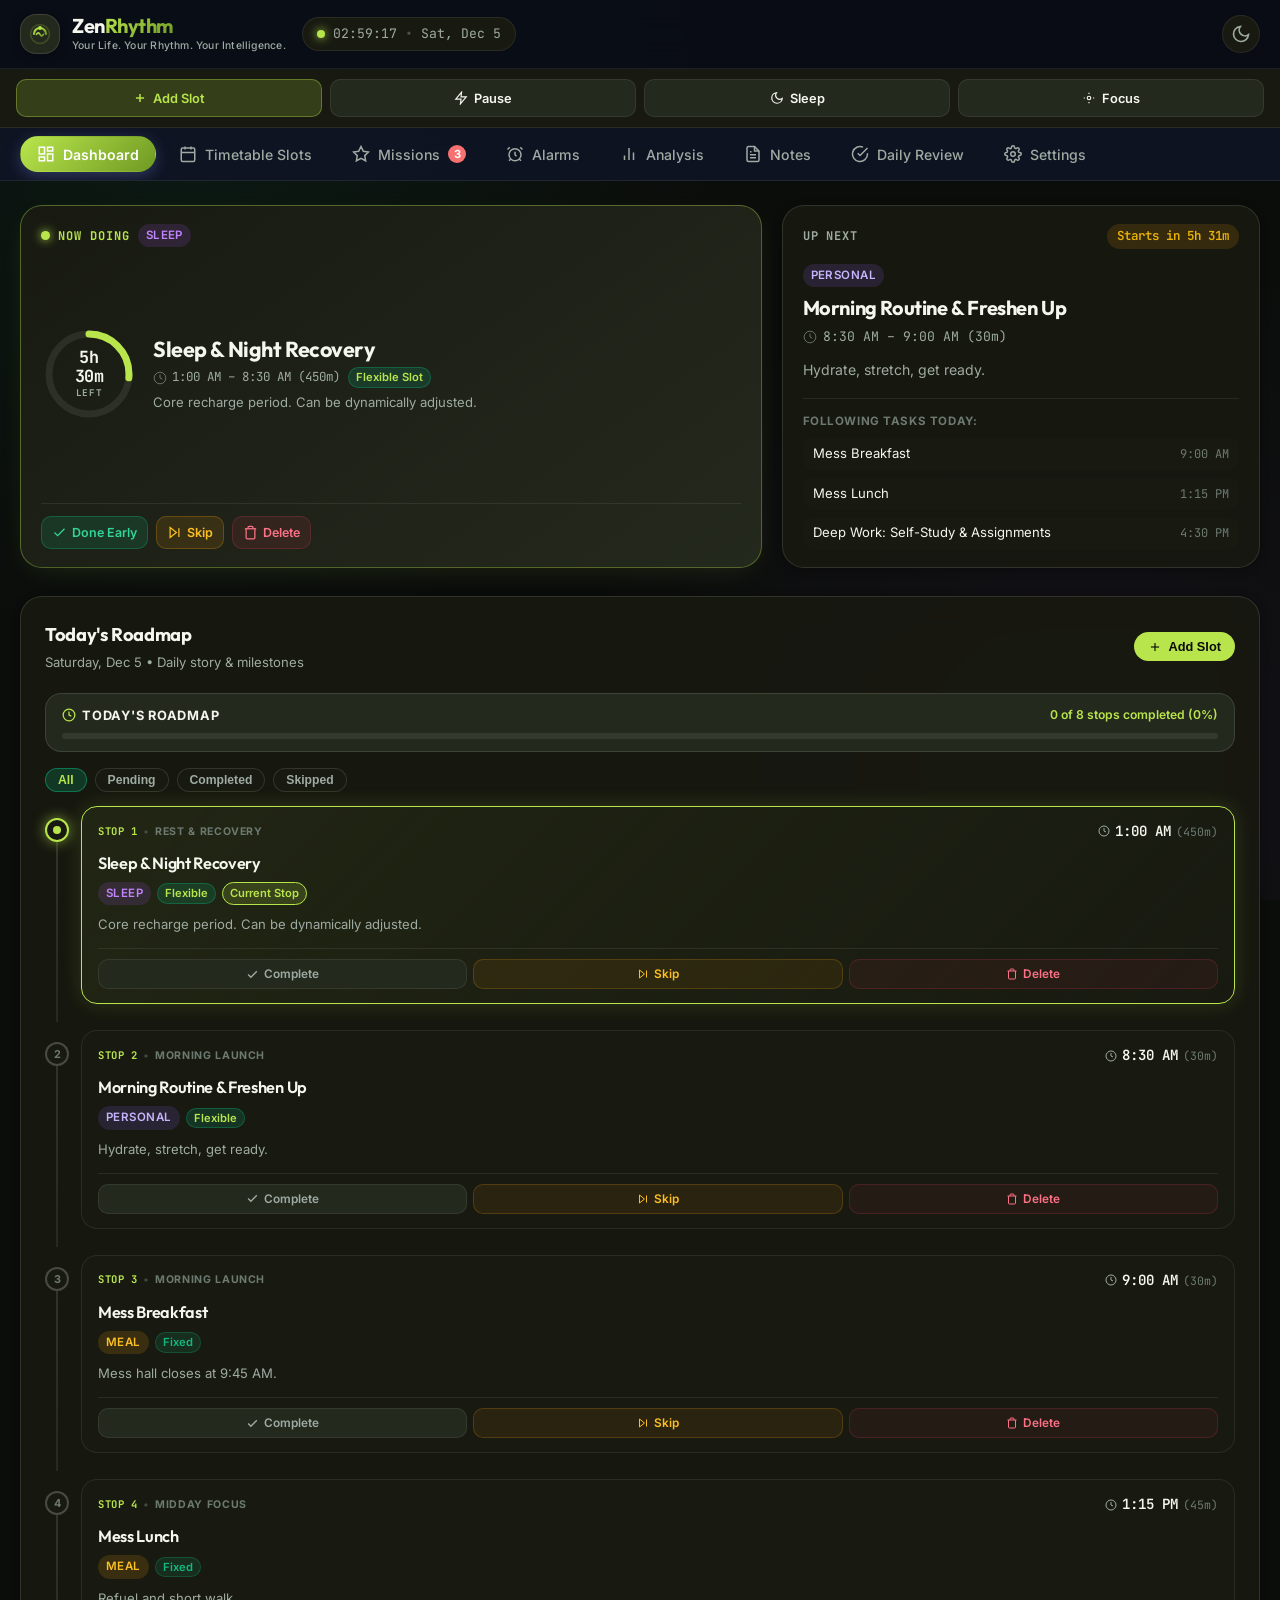
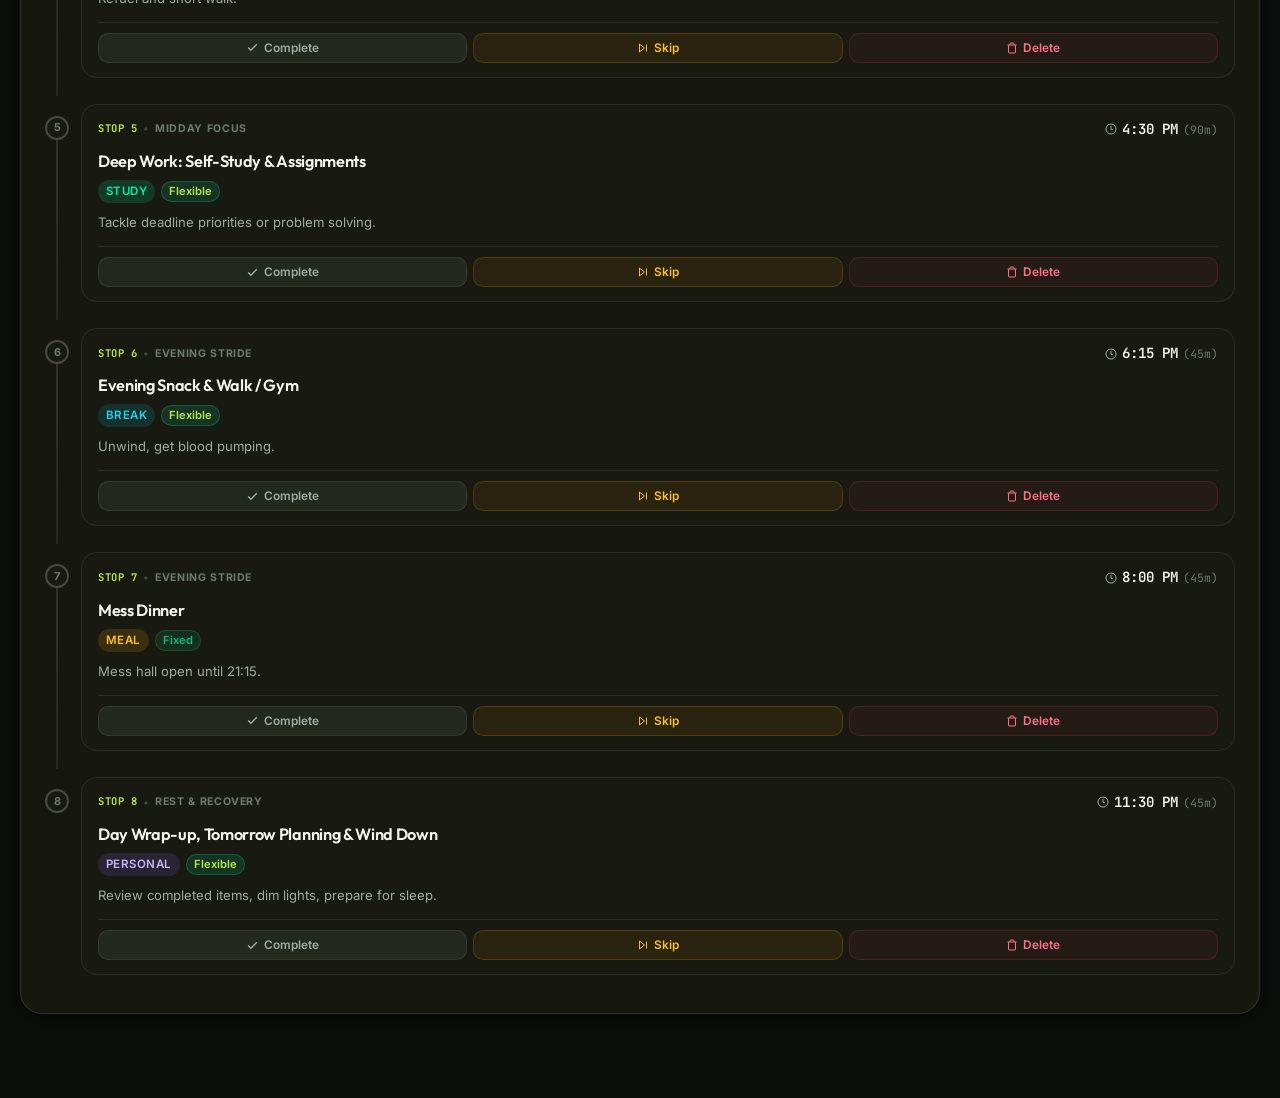
<file: index.html>
<!DOCTYPE html>
<html lang="en" data-theme="dark">
<head>
  <meta charset="UTF-8">
  <meta name="viewport" content="width=device-width, initial-scale=1.0, maximum-scale=1.0, user-scalable=no, viewport-fit=cover">
  <meta name="description" content="ZenRhythm — Dynamic biological rhythm, timetable and mission engine with smart sleep rescheduling and offline alarms.">
  <meta name="theme-color" content="#070b12">
  <title>ZenRhythm — Dynamic Rhythm & Mission Scheduler</title>

  <!-- PWA Manifest & Icons -->
  <link rel="manifest" href="manifest.json">
  <link rel="icon" type="image/png" sizes="192x192" href="icons/icon-192.png">
  <link rel="icon" type="image/svg+xml" href="icons/icon-192.svg">
  <link rel="apple-touch-icon" href="icons/icon-192.png">

  <!-- Google Fonts: Inter, Outfit, JetBrains Mono -->
  <link rel="preconnect" href="https://fonts.googleapis.com">
  <link rel="preconnect" href="https://fonts.gstatic.com" crossorigin>
  <link href="https://fonts.googleapis.com/css2?family=Inter:wght@300;400;500;600;700&family=Outfit:wght@500;600;700;800&family=JetBrains+Mono:wght@400;500;600&display=swap" rel="stylesheet">

  <link rel="stylesheet" href="css/style.css?v=2.2">
</head>
<body>
  <!-- App Shell -->
  <div class="app-layout">
    
    <!-- Top Global Header -->
    <header class="top-nav">
      <div class="nav-left">
        <div class="brand-logo">
          <div class="logo-icon-pulse">
            <svg width="24" height="24" viewBox="0 0 28 28" fill="none">
              <defs>
                <linearGradient id="zenLogoGrad" x1="0%" y1="0%" x2="100%" y2="100%">
                  <stop offset="0%" stop-color="#B9E54C" />
                  <stop offset="100%" stop-color="#6F9A23" />
                </linearGradient>
              </defs>
              <circle cx="14" cy="14" r="11" stroke="currentColor" stroke-opacity="0.18" stroke-width="2" />
              <path d="M7 14C7 10.134 10.134 7 14 7C17.866 7 21 10.134 21 14" stroke="url(#zenLogoGrad)" stroke-width="2.6" stroke-linecap="round" />
              <path d="M10 14.5C11.5 12 12.5 12 14 14.5C15.5 17 16.5 17 18 14.5" stroke="url(#zenLogoGrad)" stroke-width="2" stroke-linecap="round" stroke-linejoin="round" />
              <circle cx="14" cy="7" r="2.2" fill="#B9E54C" />
            </svg>
          </div>
          <div class="brand-text-wrap">
            <span class="brand-name">Zen<span class="gradient-text">Rhythm</span></span>
            <span class="brand-tagline">Your Life. Your Rhythm. Your Intelligence.</span>
          </div>
        </div>
        
        <div class="live-clock-badge" id="live-clock-badge">
          <span class="pulse-dot"></span>
          <span id="header-time">00:00:00</span>
          <span class="date-sep">•</span>
          <span id="header-date">Today</span>
        </div>
      </div>

      <div class="nav-right">
        <!-- Theme Toggle -->
        <button id="btn-theme-toggle" class="btn-icon" title="Toggle Dark/Light Mode" aria-label="Toggle Theme">
          <svg id="theme-icon-sun" class="hidden" width="20" height="20" viewBox="0 0 24 24" fill="none" stroke="currentColor" stroke-width="2">
            <circle cx="12" cy="12" r="5"></circle>
            <line x1="12" y1="1" x2="12" y2="3"></line>
            <line x1="12" y1="21" x2="12" y2="23"></line>
            <line x1="4.22" y1="4.22" x2="5.64" y2="5.64"></line>
            <line x1="18.36" y1="18.36" x2="19.78" y2="19.78"></line>
            <line x1="1" y1="12" x2="3" y2="12"></line>
            <line x1="21" y1="12" x2="23" y2="12"></line>
            <line x1="4.22" y1="19.78" x2="5.64" y2="18.36"></line>
            <line x1="18.36" y1="5.64" x2="19.78" y2="4.22"></line>
          </svg>
          <svg id="theme-icon-moon" width="20" height="20" viewBox="0 0 24 24" fill="none" stroke="currentColor" stroke-width="2">
            <path d="M21 12.79A9 9 0 1 1 11.21 3 7 7 0 0 0 21 12.79z"></path>
          </svg>
        </button>

        <!-- PWA Install Button (hidden until prompt triggers) -->
        <button id="btn-pwa-install" class="btn-chip btn-install hidden" title="Install ZenRhythm on your device">
          <svg width="15" height="15" viewBox="0 0 24 24" fill="none" stroke="currentColor" stroke-width="2">
            <path d="M21 15v4a2 2 0 0 1-2 2H5a2 2 0 0 1-2-2v-4"></path>
            <polyline points="7 10 12 15 17 10"></polyline>
            <line x1="12" y1="15" x2="12" y2="3"></line>
          </svg>
          <span>Install</span>
        </button>
      </div>
    </header>

    <!-- Top Action Row (Equal 4-Column Grid covering entire row) -->
    <div class="quick-action-strip" id="top-action-strip">
      <button id="btn-top-quick-add" class="btn-chip btn-quick-add" title="Quickly Add New Slot">
        <svg width="14" height="14" viewBox="0 0 24 24" fill="none" stroke="currentColor" stroke-width="2.5">
          <line x1="12" y1="5" x2="12" y2="19"></line>
          <line x1="5" y1="12" x2="19" y2="12"></line>
        </svg>
        <span>Add Slot</span>
      </button>

      <!-- Emergency Time Button -->
      <button id="btn-emergency-time" class="btn-chip btn-emergency" title="Insert unplanned pause">
        <svg width="14" height="14" viewBox="0 0 24 24" fill="none" stroke="currentColor" stroke-width="2">
          <polygon points="13 2 3 14 12 14 11 22 21 10 12 10 13 2"></polygon>
        </svg>
        <span>Pause</span>
      </button>

      <!-- Sleep / Wake Ripple Button -->
      <button id="btn-sleep-adjust" class="btn-chip btn-sleep" title="Log sleep or wake rhythm">
        <svg width="14" height="14" viewBox="0 0 24 24" fill="none" stroke="currentColor" stroke-width="2">
          <path d="M21 12.79A9 9 0 1 1 11.21 3 7 7 0 0 0 21 12.79z"></path>
        </svg>
        <span>Sleep</span>
      </button>

      <!-- Focus Mode Launch Button -->
      <button id="btn-enter-focus" class="btn-chip btn-focus" title="Distraction-Free Focus Mode">
        <svg width="14" height="14" viewBox="0 0 24 24" fill="none" stroke="currentColor" stroke-width="2">
          <circle cx="12" cy="12" r="3"></circle>
          <path d="M3 12h2m14 0h2M12 3v2m0 14v2"></path>
        </svg>
        <span>Focus</span>
      </button>
    </div>

    <!-- Navigation Tabs (Desktop Sub-Header / Mobile Bottom Bar) -->
    <nav class="nav-tabs-bar" aria-label="Main Navigation">
      <div class="tabs-container">
        <button class="nav-tab active" data-view="dashboard">
          <svg width="18" height="18" viewBox="0 0 24 24" fill="none" stroke="currentColor" stroke-width="2">
            <rect x="3" y="3" width="7" height="9"></rect>
            <rect x="14" y="3" width="7" height="5"></rect>
            <rect x="14" y="12" width="7" height="9"></rect>
            <rect x="3" y="16" width="7" height="5"></rect>
          </svg>
          <span>Dashboard</span>
        </button>

        <button class="nav-tab" data-view="timetable">
          <svg width="18" height="18" viewBox="0 0 24 24" fill="none" stroke="currentColor" stroke-width="2">
            <rect x="3" y="4" width="18" height="18" rx="2" ry="2"></rect>
            <line x1="16" y1="2" x2="16" y2="6"></line>
            <line x1="8" y1="2" x2="8" y2="6"></line>
            <line x1="3" y1="10" x2="21" y2="10"></line>
          </svg>
          <span>Timetable Slots</span>
        </button>

        <button class="nav-tab" data-view="deadlines">
          <svg width="18" height="18" viewBox="0 0 24 24" fill="none" stroke="currentColor" stroke-width="2">
            <polygon points="12 2 15.09 8.26 22 9.27 17 14.14 18.18 21.02 12 17.77 5.82 21.02 7 14.14 2 9.27 8.91 8.26 12 2"></polygon>
          </svg>
          <span>Missions</span>
          <span class="badge-counter hidden" id="badge-deadline-count" style="display: none;">0</span>
        </button>

        <button class="nav-tab" data-view="alarms">
          <svg width="18" height="18" viewBox="0 0 24 24" fill="none" stroke="currentColor" stroke-width="2">
            <circle cx="12" cy="13" r="8"></circle>
            <path d="M12 9v4l2 2"></path>
            <path d="M5 3L2 6"></path>
            <path d="M22 6l-3-3"></path>
            <path d="M6.38 18.7L4 21"></path>
            <path d="M17.64 18.67L20 21"></path>
          </svg>
          <span>Alarms</span>
        </button>

        <button class="nav-tab" data-view="analysis">
          <svg width="18" height="18" viewBox="0 0 24 24" fill="none" stroke="currentColor" stroke-width="2">
            <line x1="18" y1="20" x2="18" y2="10"></line>
            <line x1="12" y1="20" x2="12" y2="4"></line>
            <line x1="6" y1="20" x2="6" y2="14"></line>
          </svg>
          <span>Analysis</span>
        </button>

        <button class="nav-tab" data-view="notes">
          <svg width="18" height="18" viewBox="0 0 24 24" fill="none" stroke="currentColor" stroke-width="2">
            <path d="M14 2H6a2 2 0 0 0-2 2v16a2 2 0 0 0 2 2h12a2 2 0 0 0 2-2V8z"></path>
            <polyline points="14 2 14 8 20 8"></polyline>
            <line x1="16" y1="13" x2="8" y2="13"></line>
            <line x1="16" y1="17" x2="8" y2="17"></line>
            <polyline points="10 9 9 9 8 9"></polyline>
          </svg>
          <span>Notes</span>
        </button>

        <button class="nav-tab" data-view="review">
          <svg width="18" height="18" viewBox="0 0 24 24" fill="none" stroke="currentColor" stroke-width="2">
            <path d="M22 11.08V12a10 10 0 1 1-5.93-9.14"></path>
            <polyline points="22 4 12 14.01 9 11.01"></polyline>
          </svg>
          <span>Daily Review</span>
        </button>

        <button class="nav-tab" data-view="settings">
          <svg width="18" height="18" viewBox="0 0 24 24" fill="none" stroke="currentColor" stroke-width="2">
            <circle cx="12" cy="12" r="3"></circle>
            <path d="M19.4 15a1.65 1.65 0 0 0 .33 1.82l.06.06a2 2 0 0 1 0 2.83 2 2 0 0 1-2.83 0l-.06-.06a1.65 1.65 0 0 0-1.82-.33 1.65 1.65 0 0 0-1 1.51V21a2 2 0 0 1-2 2 2 2 0 0 1-2-2v-.09A1.65 1.65 0 0 0 9 19.4a1.65 1.65 0 0 0-1.82.33l-.06.06a2 2 0 0 1-2.83 0 2 2 0 0 1 0-2.83l.06-.06a1.65 1.65 0 0 0 .33-1.82 1.65 1.65 0 0 0-1.51-1H3a2 2 0 0 1-2-2 2 2 0 0 1 2-2h.09A1.65 1.65 0 0 0 4.6 9a1.65 1.65 0 0 0-.33-1.82l-.06-.06a2 2 0 0 1 0-2.83 2 2 0 0 1 2.83 0l.06.06a1.65 1.65 0 0 0 1.82.33H9a1.65 1.65 0 0 0 1-1.51V3a2 2 0 0 1 2-2 2 2 0 0 1 2 2v.09a1.65 1.65 0 0 0 1 1.51 1.65 1.65 0 0 0 1.82-.33l.06-.06a2 2 0 0 1 2.83 0 2 2 0 0 1 0 2.83l-.06.06a1.65 1.65 0 0 0-.33 1.82V9a1.65 1.65 0 0 0 1.51 1H21a2 2 0 0 1 2 2 2 2 0 0 1-2 2h-.09a1.65 1.65 0 0 0-1.51 1z"></path>
          </svg>
          <span>Settings</span>
        </button>
      </div>
    </nav>

    <!-- Main Content Stage -->
    <main class="content-stage">

      <!-- ================= VIEW 1: DASHBOARD ("NOW & UP NEXT") ================= -->
      <section id="view-dashboard" class="app-view active">
        
        <!-- Ripple Banner (shows if morning sleep ripple or emergency time is active) -->
        <div id="ripple-status-banner" class="ripple-banner hidden">
          <div class="banner-content">
            <svg width="18" height="18" viewBox="0 0 24 24" fill="none" stroke="currentColor" stroke-width="2"><path d="M2 12c3-4 6-4 9 0s6 4 9 0"/><path d="M2 17c3-4 6-4 9 0s6 4 9 0"/></svg>
            <span id="ripple-banner-text">Dynamic Ripple Active: Flexible tasks shifted +60m due to late sleep.</span>
          </div>
          <button id="btn-reset-ripple" class="btn-text">Reset to Standard</button>
        </div>

        <!-- Hero Section: Now Doing & Up Next HUD -->
        <div class="dashboard-hud-grid">
          
          <!-- CURRENT ACTIVITY CARD (NOW) -->
          <div class="hud-card now-card">
            <div class="card-header-badge">
              <span class="badge-status-dot"></span>
              <span class="badge-label">NOW DOING</span>
              <span id="now-category-tag" class="category-pill pill-study">Study</span>
            </div>

            <div class="now-content-body compact-body">
              <div class="now-timer-ring-container compact-ring">
                <svg class="progress-ring" width="96" height="96" viewBox="0 0 96 96">
                  <circle class="ring-bg" cx="48" cy="48" r="40" stroke-width="7"/>
                  <circle id="now-progress-circle" class="ring-indicator" cx="48" cy="48" r="40" stroke-width="7" stroke-dasharray="251.32" stroke-dashoffset="60"/>
                </svg>
                <div class="timer-center-content">
                  <span id="now-remaining-time" class="timer-digits">42m</span>
                  <span class="timer-sublabel">LEFT</span>
                </div>
              </div>

              <div class="now-details">
                <h2 id="now-task-title" class="now-task-heading">Deep Work: Self-Study & Assignments</h2>
                <div class="task-meta-row">
                  <span class="meta-item">
                    <svg width="14" height="14" viewBox="0 0 24 24" fill="none" stroke="currentColor"><circle cx="12" cy="12" r="10"/><polyline points="12 6 12 12 16 14"/></svg>
                    <span id="now-time-range">16:30 – 18:00</span>
                  </span>
                  <span id="now-slot-nature" class="meta-badge-flex">Flexible Slot</span>
                </div>

                <!-- 5.2: Buffer Time Dropdown Selector (when in free time) -->
                <div id="buffer-activity-container" class="buffer-activity-container hidden">
                  <div class="buffer-header-row">
                    <span class="buffer-label">
                      <svg width="13" height="13" viewBox="0 0 24 24" fill="none" stroke="currentColor" stroke-width="2"><circle cx="12" cy="12" r="10"/><polyline points="12 6 12 12 16 14"/></svg>
                      <span>Active Buffer Activity</span>
                    </span>
                    <span class="buffer-badge">LOGGING TIME</span>
                  </div>
                  <div class="buffer-select-wrapper">
                    <select id="buffer-activity-select" class="buffer-select-styled">
                      <option value="Free buffer time / Relax">Free buffer time / Relax</option>
                      <option value="Coffee & Quick Snack">Coffee & Quick Snack</option>
                      <option value="Short Walk & Stretching">Short Walk & Stretching</option>
                      <option value="Reading / Casual Learning">Reading / Casual Learning</option>
                      <option value="Quick Power Nap (20m)">Quick Power Nap (20m)</option>
                      <option value="Music & Wind Down">Music & Wind Down</option>
                      <option value="Reviewing Notes Ahead">Reviewing Notes Ahead</option>
                      <option value="Social Media / Browsing">Social Media / Browsing</option>
                      <option value="Chores & Room Cleanup">Chores & Room Cleanup</option>
                    </select>
                    <span class="select-chevron">
                      <svg width="14" height="14" viewBox="0 0 24 24" fill="none" stroke="currentColor" stroke-width="2.5"><polyline points="6 9 12 15 18 9"/></svg>
                    </span>
                  </div>
                </div>

                <p id="now-task-notes" class="task-notes-text">Tackle deadline priorities or problem solving.</p>
              </div>
            </div>

            <!-- 5.1: Instant Undo Banner for Done / Skip -->
            <div id="now-undo-banner" class="now-undo-banner hidden">
              <span id="now-undo-text">Task marked as finished.</span>
              <button id="btn-now-undo" class="btn-undo-action" type="button">
                <svg width="13" height="13" viewBox="0 0 24 24" fill="none" stroke="currentColor" stroke-width="2.5"><path d="M3 7v6h6"/><path d="M21 17a9 9 0 0 0-9-9 9 9 0 0 0-6 2.3L3 13"/></svg>
                <span>Undo</span>
              </button>
            </div>

            <!-- QUICK ACTION TOOLBAR FOR CURRENT TASK -->
            <div class="now-actions-bar">
              <button id="btn-action-done" class="btn-action btn-action-done" title="Mark this task finished early">
                <svg width="15" height="15" viewBox="0 0 24 24" fill="none" stroke="currentColor" stroke-width="2"><polyline points="20 6 9 17 4 12"/></svg>
                <span>Done Early</span>
              </button>

              <button id="btn-action-skip" class="btn-action btn-action-skip" title="Skip this task today">
                <svg width="15" height="15" viewBox="0 0 24 24" fill="none" stroke="currentColor" stroke-width="2"><polygon points="5 4 15 12 5 20 5 4"/><line x1="19" y1="5" x2="19" y2="19"/></svg>
                <span>Skip</span>
              </button>

              <button id="btn-action-delete" class="btn-action btn-action-delete" title="Delete for today or permanently">
                <svg width="15" height="15" viewBox="0 0 24 24" fill="none" stroke="currentColor" stroke-width="2"><polyline points="3 6 5 6 21 6"/><path d="M19 6v14a2 2 0 0 1-2 2H7a2 2 0 0 1-2-2V6m3 0V4a2 2 0 0 1 2-2h4a2 2 0 0 1 2 2v2"/></svg>
                <span>Delete</span>
              </button>
            </div>
          </div>

          <!-- UP NEXT CARD -->
          <div class="hud-card next-card">
            <div class="card-header-badge">
              <span class="badge-label-muted">UP NEXT</span>
              <span id="next-starts-in-badge" class="badge-countdown">Starts in 35m</span>
            </div>

            <div class="next-content-body">
              <div id="next-category-tag" class="category-pill pill-break">Break / Gym</div>
              <h3 id="next-task-title" class="next-task-heading">Evening Snack & Walk / Gym</h3>
              <div class="next-time-row">
                <svg width="14" height="14" viewBox="0 0 24 24" fill="none" stroke="currentColor"><circle cx="12" cy="12" r="10"/><polyline points="12 6 12 12 16 14"/></svg>
                <span id="next-time-range">18:15 – 19:00 (45 mins)</span>
              </div>
              <p id="next-task-notes" class="next-notes-text">Unwind, grab fruit/snack, get blood pumping.</p>

              <div class="subsequent-preview-list">
                <div class="subsequent-header">Following Tasks Today:</div>
                <div id="subsequent-items-container" class="subsequent-chips-list">
                  <!-- Injected via JS -->
                </div>
              </div>
            </div>
          </div>

        </div>

        <!-- Today's Dynamic Schedule Timeline Roadmap -->
        <div class="timeline-section-card">
          <div class="section-card-header">
            <div class="header-title-group">
              <h3>Today's Roadmap</h3>
              <span id="timeline-date-label" class="header-sub">Daily story & milestones</span>
            </div>

            <div class="header-action-group">
              <button id="btn-quick-add-task" class="btn-primary-sm">
                <svg width="14" height="14" viewBox="0 0 24 24" fill="none" stroke="currentColor" stroke-width="2"><line x1="12" y1="5" x2="12" y2="19"/><line x1="5" y1="12" x2="19" y2="12"/></svg>
                <span>Add Slot</span>
              </button>
            </div>
          </div>

          <!-- Roadmap Journey Progress Bar -->
          <div id="timeline-roadmap-meter" class="timeline-roadmap-meter">
            <!-- Injected via JS -->
          </div>

          <!-- 5.1: Timeline Filter Pills (All / Pending / Done / Skipped) -->
          <div class="timeline-filter-bar">
            <button class="filter-chip active" data-timeline-filter="all">All</button>
            <button class="filter-chip" data-timeline-filter="pending">Pending</button>
            <button class="filter-chip" data-timeline-filter="completed">Completed</button>
            <button class="filter-chip" data-timeline-filter="skipped">Skipped</button>
          </div>

          <!-- Timeline items list (Roadmap Journey) -->
          <div id="today-timeline-list" class="timeline-items-list">
            <!-- Rendered by app.js -->
          </div>
        </div>

      </section>

      <!-- ================= VIEW 2: TIMETABLE & CLASS SLOTS ================= -->
      <section id="view-timetable" class="app-view">
        <div class="view-header-row">
          <div>
            <h2>Weekly Timetable & Slots</h2>
            <p class="section-subtitle">Recurring classes, labs & study slots.</p>
          </div>
          <button id="btn-add-slot-modal" class="btn-primary">
            <svg width="16" height="16" viewBox="0 0 24 24" fill="none" stroke="currentColor" stroke-width="2"><line x1="12" y1="5" x2="12" y2="19"/><line x1="5" y1="12" x2="19" y2="12"/></svg>
            <span>New Slot</span>
          </button>
        </div>

        <!-- Day Filter Tabs (Mon, Tue, Wed, Thu, Fri, Sat, Sun, All) -->
        <div class="day-filter-bar">
          <button class="day-chip active" data-day="Mon">Mon</button>
          <button class="day-chip" data-day="Tue">Tue</button>
          <button class="day-chip" data-day="Wed">Wed</button>
          <button class="day-chip" data-day="Thu">Thu</button>
          <button class="day-chip" data-day="Fri">Fri</button>
          <button class="day-chip" data-day="Sat">Sat</button>
          <button class="day-chip" data-day="Sun">Sun</button>
          <button class="day-chip" data-day="All">All Recurring</button>
        </div>

        <div id="timetable-slots-grid" class="slots-grid-container">
          <!-- Populated by JS -->
        </div>
      </section>

      <!-- ================= VIEW 3: MISSIONS (DEADLINES & EXAMS) ================= -->
      <section id="view-deadlines" class="app-view">
        <div class="view-header-row">
          <div>
            <h2>Missions & Targets</h2>
            <p class="section-subtitle">Deliverables & exam milestones.</p>
          </div>
          <button id="btn-add-deadline-modal" class="btn-primary">
            <svg width="16" height="16" viewBox="0 0 24 24" fill="none" stroke="currentColor" stroke-width="2"><line x1="12" y1="5" x2="12" y2="19"/><line x1="5" y1="12" x2="19" y2="12"/></svg>
            <span>Add Mission</span>
          </button>
        </div>

        <div id="deadlines-list-container" class="deadlines-grid">
          <!-- Populated by JS -->
        </div>
      </section>

      <!-- ================= VIEW 4: ALARMS & WAKE-UP CLOCK ================= -->
      <section id="view-alarms" class="app-view">
        <div class="view-header-row">
          <div>
            <h2>Alarms & Wake-Up Clock</h2>
            <p class="section-subtitle">Circadian wake-up alarms, focus reminders & device clock sync.</p>
          </div>
          <button id="btn-sync-all-alarms-view" class="btn-primary" title="Sync all alarms directly to phone clock">
            <svg width="15" height="15" viewBox="0 0 24 24" fill="none" stroke="currentColor" stroke-width="2"><circle cx="12" cy="12" r="10"/><polyline points="12 6 12 12 16 14"/></svg>
            <span>Sync to Phone</span>
          </button>
        </div>

        <div class="alarms-view-grid">
          <!-- Create Alarm Card -->
          <div class="settings-card alarm-create-card">
            <div class="section-card-header">
              <div>
                <h3>Set New Alarm</h3>
                <p class="card-desc">Choose alarm time, label, and repetition schedule.</p>
              </div>
            </div>

            <div class="alarm-create-box">
              <div class="alarm-inputs-row">
                <div class="alarm-time-field">
                  <label for="alarm-view-input-time">Alarm Time</label>
                  <input type="time" id="alarm-view-input-time" class="form-input alarm-time-input" value="07:00">
                </div>
                <div class="alarm-label-field">
                  <label for="alarm-view-input-label">Alarm Label</label>
                  <input type="text" id="alarm-view-input-label" class="form-input" placeholder="e.g. Morning Wake Up, Study Sprint">
                </div>
              </div>

              <!-- Day selector pills -->
              <div class="alarm-days-selector">
                <label class="field-label-sm">Repeat Days</label>
                <div class="alarm-day-chips" id="alarm-view-day-chips">
                  <button type="button" class="alarm-day-chip active" data-day="Mon">Mon</button>
                  <button type="button" class="alarm-day-chip active" data-day="Tue">Tue</button>
                  <button type="button" class="alarm-day-chip active" data-day="Wed">Wed</button>
                  <button type="button" class="alarm-day-chip active" data-day="Thu">Thu</button>
                  <button type="button" class="alarm-day-chip active" data-day="Fri">Fri</button>
                  <button type="button" class="alarm-day-chip" data-day="Sat">Sat</button>
                  <button type="button" class="alarm-day-chip" data-day="Sun">Sun</button>
                </div>
              </div>

              <div class="alarm-create-actions">
                <button type="button" id="btn-view-add-alarm" class="btn-primary">
                  <svg width="15" height="15" viewBox="0 0 24 24" fill="none" stroke="currentColor" stroke-width="2.5"><line x1="12" y1="5" x2="12" y2="19"/><line x1="5" y1="12" x2="19" y2="12"/></svg>
                  <span>Save Alarm</span>
                </button>
                <button type="button" id="btn-view-test-chime" class="btn-secondary" title="Test audio chime sound">
                  <svg width="14" height="14" viewBox="0 0 24 24" fill="none" stroke="currentColor" stroke-width="2"><polygon points="11 5 6 9 2 9 2 15 6 15 11 19 11 5"/><path d="M19.07 4.93a10 10 0 0 1 0 14.14M15.54 8.46a5 5 0 0 1 0 7.07"/></svg>
                  <span>Test Chime</span>
                </button>
              </div>
            </div>

            <!-- Quick Preset Alarms -->
            <div class="alarm-presets-strip">
              <span class="field-label-sm">Quick Add Preset</span>
              <div class="preset-chips-row">
                <button type="button" class="btn-chip" onclick="App.addPresetAlarm('08:30', 'Morning Wake Up', ['Mon','Tue','Wed','Thu','Fri','Sat','Sun'])">
                  <span>+ Wake Up (08:30 AM)</span>
                </button>
                <button type="button" class="btn-chip" onclick="App.addPresetAlarm('09:00', 'Class Launch', ['Mon','Tue','Wed','Thu','Fri'])">
                  <span>+ Class Launch (09:00 AM)</span>
                </button>
                <button type="button" class="btn-chip" onclick="App.addPresetAlarm('00:30', 'Bedtime Wind Down', ['Mon','Tue','Wed','Thu','Fri','Sat','Sun'])">
                  <span>+ Bedtime (00:30 AM)</span>
                </button>
              </div>
            </div>
          </div>

          <!-- Configured Alarms Card -->
          <div class="settings-card alarms-display-card">
            <div class="alarms-list-header">
              <div>
                <span class="alarms-header-title">Configured Alarms</span>
                <p class="card-desc" style="margin: 2px 0 0 0;">Active alarms ring offline and sync to phone clock.</p>
              </div>
              <span id="alarms-view-count-badge" class="badge-tag">2 Active</span>
            </div>
            <div id="alarms-view-list-container" class="alarms-list-container">
              <!-- Rendered via App.renderAlarmsSection() -->
            </div>
          </div>
        </div>
      </section>

      <!-- ================= VIEW 5: ANALYSIS (TIME ALLOCATION & SLEEP RHYTHM) ================= -->
      <section id="view-analysis" class="app-view">
        <div class="view-header-row">
          <div>
            <h2>Rhythm & Productivity</h2>
            <p class="section-subtitle">24-hour balance & rest cycles.</p>
          </div>
          <button id="btn-open-sleep-modal-2" class="btn-secondary">
            <svg width="15" height="15" viewBox="0 0 24 24" fill="none" stroke="currentColor" stroke-width="2"><path d="M12 5v14M5 12h14"></path></svg>
            <span>Manual Sleep Entry</span>
          </button>
        </div>

        <!-- 24-Hour Time Allocation & Productivity Score Card -->
        <div class="time-allocation-card">
          <div class="alloc-card-top">
            <div>
              <span class="alloc-badge">24-HOUR RHYTHM BREAKDOWN</span>
              <h3 class="alloc-heading">Time Spent vs. Rest & Buffer</h3>
            </div>
            <div class="alloc-score-badge" id="alloc-efficiency-score">
              <span class="score-val" id="score-efficiency-val">88%</span>
              <span class="score-lbl">Efficiency</span>
            </div>
          </div>

          <!-- Segmented 24-hour progress bar -->
          <div class="time-distribution-bar-wrapper">
            <div class="time-distribution-bar" id="alloc-distribution-bar">
              <div class="alloc-seg seg-study" id="seg-study" style="width: 35%;" title="Focus & Study"></div>
              <div class="alloc-seg seg-class" id="seg-class" style="width: 20%;" title="Lectures & Labs"></div>
              <div class="alloc-seg seg-sleep" id="seg-sleep" style="width: 31%;" title="Sleep & Rest"></div>
              <div class="alloc-seg seg-routine" id="seg-routine" style="width: 8%;" title="Meals & Routine"></div>
              <div class="alloc-seg seg-buffer" id="seg-buffer" style="width: 6%;" title="Buffer Time"></div>
            </div>
          </div>

          <!-- 5 Metric Boxes Grid -->
          <div class="alloc-metrics-grid">
            <div class="alloc-metric-item">
              <span class="dot-indicator dot-study"></span>
              <div>
                <span class="alloc-metric-val" id="val-study-hrs">5.2h</span>
                <span class="alloc-metric-lbl">Focus Work</span>
              </div>
            </div>
            <div class="alloc-metric-item">
              <span class="dot-indicator dot-class"></span>
              <div>
                <span class="alloc-metric-val" id="val-class-hrs">3.0h</span>
                <span class="alloc-metric-lbl">Classes</span>
              </div>
            </div>
            <div class="alloc-metric-item">
              <span class="dot-indicator dot-sleep"></span>
              <div>
                <span class="alloc-metric-val" id="val-sleep-hrs">7.5h</span>
                <span class="alloc-metric-lbl">Sleep & Naps</span>
              </div>
            </div>
            <div class="alloc-metric-item">
              <span class="dot-indicator dot-buffer"></span>
              <div>
                <span class="alloc-metric-val" id="val-buffer-hrs">1.8h</span>
                <span class="alloc-metric-lbl">Buffer / Relax</span>
              </div>
            </div>
            <div class="alloc-metric-item">
              <span class="dot-indicator dot-routine"></span>
              <div>
                <span class="alloc-metric-val" id="val-routine-hrs">2.0h</span>
                <span class="alloc-metric-lbl">Routine & Meals</span>
              </div>
            </div>
          </div>

          <!-- Recent Buffer Activity Log Preview -->
          <div class="alloc-buffer-log-row">
            <span class="buffer-log-title">
              <svg width="14" height="14" viewBox="0 0 24 24" fill="none" stroke="currentColor" stroke-width="2" style="vertical-align: -2px; margin-right: 4px;"><circle cx="12" cy="12" r="10"></circle><polyline points="12 6 12 12 16 14"></polyline></svg>
              Active Buffer:
            </span>
            <span class="buffer-log-value" id="alloc-buffer-current-text">Free buffer time / Relax</span>
          </div>
        </div>

        <!-- 3.1: 1-Tap Sleep / Wake Action Card -->
        <div class="sleep-session-card" id="sleep-session-card">
          <div class="sleep-session-info">
            <div class="sleep-status-badge" id="sleep-status-badge">
              <span class="pulse-dot"></span>
              <span id="sleep-status-text">CURRENTLY AWAKE</span>
            </div>
            <h3 id="sleep-session-headline" class="sleep-headline">Ready for rest tonight?</h3>
            <p id="sleep-session-subtext" class="sleep-subtext">Tap "Log Sleep" when you go to bed. ZenRhythm precisely calculates your recovery and adjusts morning routines.</p>
          </div>

          <div class="sleep-session-actions">
            <button id="btn-quick-sleep-now" class="btn-sleep-primary">
              <svg width="18" height="18" viewBox="0 0 24 24" fill="none" stroke="currentColor" stroke-width="2">
                <path d="M21 12.79A9 9 0 1 1 11.21 3 7 7 0 0 0 21 12.79z"></path>
              </svg>
              <span>Log Sleep</span>
            </button>

            <button id="btn-quick-wake-now" class="btn-wake-primary hidden">
              <svg width="18" height="18" viewBox="0 0 24 24" fill="none" stroke="currentColor" stroke-width="2">
                <circle cx="12" cy="12" r="5"></circle>
                <line x1="12" y1="1" x2="12" y2="3"></line>
                <line x1="12" y1="21" x2="12" y2="23"></line>
                <line x1="4.22" y1="4.22" x2="5.64" y2="5.64"></line>
                <line x1="18.36" y1="18.36" x2="19.78" y2="19.78"></line>
                <line x1="1" y1="12" x2="3" y2="12"></line>
                <line x1="21" y1="12" x2="23" y2="12"></line>
              </svg>
              <span>Wake Up</span>
            </button>
          </div>
        </div>

        <!-- Sleep Stats Grid -->
        <div class="stats-overview-grid">
          <div class="stat-card editable-stat" id="card-edit-target-sleep" title="Click to edit target sleep">
            <div class="stat-header-flex">
              <span class="stat-label">Target Sleep</span>
              <span class="edit-hint-icon">
                <svg width="12" height="12" viewBox="0 0 24 24" fill="none" stroke="currentColor" stroke-width="2"><path d="M12 20h9"></path><path d="M16.5 3.5a2.121 2.121 0 0 1 3 3L7 19l-4 1 1-4L16.5 3.5z"></path></svg>
              </span>
            </div>
            <div id="stat-target-sleep" class="stat-value">7.5 hrs</div>
            <div class="stat-inline-edit hidden" id="wrap-edit-target-sleep">
              <input type="number" id="input-edit-target-sleep" class="form-input-sm" step="0.5" min="4" max="12" value="7.5">
              <button class="btn-chip-sm" id="btn-save-inline-target">Save</button>
            </div>
            <div class="stat-sub">Tap to edit goal</div>
          </div>

          <div class="stat-card">
            <div class="stat-label">7-Day Average</div>
            <div id="stat-avg-sleep" class="stat-value">7.4 hrs</div>
            <div class="stat-sub text-success" id="stat-avg-status">Optimal rhythm</div>
          </div>

          <div class="stat-card editable-stat" id="card-edit-bedtime" title="Click to edit standard bedtime">
            <div class="stat-header-flex">
              <span class="stat-label">Standard Bedtime</span>
              <span class="edit-hint-icon">
                <svg width="12" height="12" viewBox="0 0 24 24" fill="none" stroke="currentColor" stroke-width="2"><path d="M12 20h9"></path><path d="M16.5 3.5a2.121 2.121 0 0 1 3 3L7 19l-4 1 1-4L16.5 3.5z"></path></svg>
              </span>
            </div>
            <div id="stat-bedtime-cfg" class="stat-value">01:00 AM</div>
            <div class="stat-inline-edit hidden" id="wrap-edit-bedtime">
              <input type="time" id="input-edit-bedtime" class="form-input-sm" value="01:00">
              <button class="btn-chip-sm" id="btn-save-inline-bedtime">Save</button>
            </div>
            <div class="stat-sub">Tap to edit routine</div>
          </div>

          <div class="stat-card">
            <div class="stat-label">Morning Ripple</div>
            <div class="stat-value text-accent" id="stat-ripple-status">Active</div>
            <div class="stat-sub">Dynamic protection</div>
          </div>
        </div>

        <!-- 3.6: Circadian Sleep Distribution Curves -->
        <div class="charts-card-section">
          <!-- Graph 1: Night Sleep & Deep Sleep Distribution -->
          <div class="analytics-card">
            <div class="analytics-card-header">
              <div class="analytics-title-wrap">
                <span class="chart-icon">
                  <svg width="18" height="18" viewBox="0 0 24 24" fill="none" stroke="currentColor" stroke-width="2"><path d="M21 12.79A9 9 0 1 1 11.21 3 7 7 0 0 0 21 12.79z"></path></svg>
                </span>
                <div>
                  <h4>Circadian Rhythm & Night Sleep Cycle</h4>
                  <p class="chart-desc">7-Day sleep architecture showing bedtime, wake time, and restorative deep sleep stage.</p>
                </div>
              </div>
            </div>
            <div class="chart-canvas-container" id="curve-night-container">
              <svg id="svg-night-curve" class="gaussian-svg" viewBox="0 0 600 210" preserveAspectRatio="none">
                <!-- Injected via JS -->
              </svg>
            </div>
            <div class="curve-legend-row" id="night-curve-legend">
              <span class="legend-item"><span class="legend-color color-bed"></span> Bedtime (~01:00 AM)</span>
              <span class="legend-item"><span class="legend-color color-deep"></span> Peak Deep Sleep (~04:45 AM)</span>
              <span class="legend-item"><span class="legend-color color-wake"></span> Wake Up (~08:30 AM)</span>
            </div>
          </div>

          <!-- Graph 2: Daytime Naps Distribution -->
          <div class="analytics-card" style="margin-top: 16px;">
            <div class="analytics-card-header">
              <div class="analytics-title-wrap">
                <span class="chart-icon">
                  <svg width="18" height="18" viewBox="0 0 24 24" fill="none" stroke="currentColor" stroke-width="2"><polygon points="13 2 3 14 12 14 11 22 21 10 12 10 13 2"></polygon></svg>
                </span>
                <div>
                  <h4>Daytime Power Naps & Rest Window</h4>
                  <p class="chart-desc">Afternoon recovery naps and restorative energy curves.</p>
                </div>
              </div>
            </div>
            <div class="chart-canvas-container" id="curve-nap-container">
              <svg id="svg-nap-curve" class="gaussian-svg" viewBox="0 0 600 170" preserveAspectRatio="none">
                <!-- Injected via JS -->
              </svg>
            </div>
            <div class="curve-legend-row" id="nap-curve-legend">
              <span class="legend-item"><span class="legend-color color-nap-start"></span> Nap Onset (13:30 - 14:00)</span>
              <span class="legend-item"><span class="legend-color color-nap-peak"></span> Restorative Peak (~14:30)</span>
              <span class="legend-item"><span class="legend-color color-nap-wake"></span> Refresh Window (15:30)</span>
            </div>
          </div>
        </div>

        <!-- 3.5: Graphical 7-Day Sleep Duration Bar Chart -->
        <div class="timeline-section-card" style="margin-top: 20px;">
          <div class="section-card-header">
            <h3>7-Day Sleep Duration Analysis</h3>
            <span class="header-sub">Daily actual vs 7.5h target</span>
          </div>
          <div class="sleep-barchart-container" id="sleep-barchart-container">
            <!-- Injected via JS -->
          </div>
        </div>

        <!-- Sleep History Table / Cards -->
        <div class="timeline-section-card" style="margin-top: 20px;">
          <div class="section-card-header">
            <h3>Recent Sleep Log History</h3>
          </div>
          <div id="sleep-history-list" class="sleep-logs-table-container">
            <!-- Populated by JS -->
          </div>
        </div>
      </section>

      <!-- ================= VIEW 5: QUICK NOTES & IDEAS ================= -->
      <section id="view-notes" class="app-view">
        <div class="view-header-row">
          <div>
            <h2>Quick Notes</h2>
            <p class="section-subtitle">Formulas, memos & quick ideas.</p>
          </div>
          <button id="btn-add-note-modal" class="btn-primary">
            <svg width="15" height="15" viewBox="0 0 24 24" fill="none" stroke="currentColor" stroke-width="2"><line x1="12" y1="5" x2="12" y2="19"/><line x1="5" y1="12" x2="19" y2="12"/></svg>
            <span>New Note</span>
          </button>
        </div>

        <!-- Notes Search & Filter Bar -->
        <div class="notes-controls-row">
          <div class="notes-search-wrap">
            <svg width="16" height="16" viewBox="0 0 24 24" fill="none" stroke="currentColor" stroke-width="2"><circle cx="11" cy="11" r="8"></circle><line x1="21" y1="21" x2="16.65" y2="16.65"></line></svg>
            <input type="text" id="input-notes-search" class="form-input-sm notes-search-input" placeholder="Search notes by keyword...">
          </div>
          <div class="notes-filter-chips">
            <button class="filter-chip active" data-notes-filter="all">All</button>
            <button class="filter-chip" data-notes-filter="study">Study</button>
            <button class="filter-chip" data-notes-filter="ideas">Ideas</button>
            <button class="filter-chip" data-notes-filter="urgent">Urgent</button>
            <button class="filter-chip" data-notes-filter="personal">Personal</button>
          </div>
        </div>

        <!-- Notes Grid Container -->
        <div id="notes-grid" class="notes-grid-container">
          <!-- Injected via JS -->
        </div>
      </section>

      <!-- ================= VIEW 6: DAILY REVIEW ================= -->
      <section id="view-review" class="app-view">
        <div class="view-header-row">
          <div>
            <h2>Daily Reflection</h2>
            <p class="section-subtitle">Track completion & record insights.</p>
          </div>
        </div>

        <div class="review-dashboard-grid">
          <div class="review-score-card">
            <div class="score-ring-wrap">
              <svg class="progress-ring" width="140" height="140" viewBox="0 0 140 140">
                <circle class="ring-bg" cx="70" cy="70" r="58" stroke-width="10"/>
                <circle id="review-score-circle" class="ring-indicator ring-success" cx="70" cy="70" r="58" stroke-width="10" stroke-dasharray="364.42" stroke-dashoffset="60"/>
              </svg>
              <div class="score-center-text">
                <span id="review-completion-percent" class="score-number">85%</span>
                <span class="score-sub">COMPLETION</span>
              </div>
            </div>

            <div class="review-stat-summary">
              <div class="rev-stat"><span id="rev-completed-count" class="bold text-success">0</span> Completed</div>
              <div class="rev-stat"><span id="rev-skipped-count" class="bold text-warning">0</span> Skipped</div>
              <div class="rev-stat"><span id="rev-pending-count" class="bold text-muted">0</span> Remaining</div>
            </div>
          </div>

          <!-- 2.1: Journal & Reflection with Save Button directly adjacent -->
          <div class="review-reflection-card">
            <h3>Today's Reflection</h3>
            <p class="card-desc">What went well? What caused friction?</p>
            <textarea id="review-notes-input" class="form-textarea" rows="4" placeholder="Finished assignments, reviewed lectures, notes for tomorrow..."></textarea>
            
            <div class="reflection-save-row">
              <button id="btn-save-review" class="btn-primary" type="button">
                <svg width="16" height="16" viewBox="0 0 24 24" fill="none" stroke="currentColor" stroke-width="2"><path d="M19 21H5a2 2 0 0 1-2-2V5a2 2 0 0 1 2-2h11l5 5v11a2 2 0 0 1-2 2z"></path><polyline points="17 21 17 13 7 13 7 21"></polyline></svg>
                <span>Save Reflection</span>
              </button>
            </div>
          </div>
        </div>

        <!-- 2.1: Saved Reflection & Journal History List with Timestamps and Delete Option -->
        <div class="timeline-section-card" style="margin-top: 20px;">
          <div class="section-card-header">
            <h3>Saved Reflections</h3>
            <span id="journal-count-badge" class="header-sub">0 reflections recorded</span>
          </div>
          <div id="saved-journal-entries-list" class="journal-entries-list">
            <!-- Rendered by JS -->
          </div>
        </div>

        <div class="timeline-section-card" style="margin-top: 20px;">
          <div class="section-card-header">
            <h3>Task Breakdown</h3>
          </div>
          <div id="review-tasks-breakdown" class="review-breakdown-list">
            <!-- Populated by JS -->
          </div>
        </div>
      </section>

      <!-- ================= VIEW 6: SETTINGS & BACKUP ================= -->
      <section id="view-settings" class="app-view">
        <div class="view-header-row">
          <div>
            <h2>Settings</h2>
            <p class="section-subtitle">Preferences, alarms & data backup.</p>
          </div>
        </div>

        <div class="settings-grid">
          <div class="settings-card">
            <h3>Schedule & Sleep Configuration</h3>
            
            <div class="form-group">
              <label for="cfg-user-name">Your Name / Title</label>
              <input type="text" id="cfg-user-name" class="form-input" placeholder="e.g. Alex or Sandeep">
            </div>

            <div class="form-group-row">
              <div class="form-group">
                <label for="cfg-standard-sleep">Standard Bedtime</label>
                <input type="time" id="cfg-standard-sleep" class="form-input" value="01:00">
                <small class="field-hint">When you normally aim to sleep</small>
              </div>

              <div class="form-group">
                <label for="cfg-target-sleep-hours">Target Sleep Duration (Hours)</label>
                <input type="number" id="cfg-target-sleep-hours" class="form-input" step="0.5" min="4" max="12" value="7.5">
                <small class="field-hint">Used to calculate wake ripple</small>
              </div>
            </div>

            <div class="form-group-row">
              <div class="form-group">
                <label for="cfg-notify-before">Alert Before Task Starts (Minutes)</label>
                <select id="cfg-notify-before" class="form-input">
                  <option value="0">At start time</option>
                  <option value="5" selected>5 minutes before</option>
                  <option value="10">10 minutes before</option>
                  <option value="15">15 minutes before</option>
                </select>
              </div>

              <div class="form-group">
                <label>Audio Chime Alerts</label>
                <label class="toggle-switch">
                  <input type="checkbox" id="cfg-sound-alerts" checked>
                  <span class="slider"></span>
                </label>
                <small class="field-hint">Pleasant Web Audio chime</small>
              </div>
            </div>

            <button id="btn-save-settings" class="btn-primary">Save Settings</button>
          </div>

          <div class="settings-card">
            <h3>Notifications & Permissions</h3>
            <p class="card-desc">Enable native browser notifications to receive alerts before your next class or study block begins.</p>
            <button id="btn-request-notif-perm" class="btn-secondary">
              <svg width="16" height="16" viewBox="0 0 24 24" fill="none" stroke="currentColor"><path d="M18 8A6 6 0 0 0 6 8c0 7-3 9-3 9h18s-3-2-3-9"></path><path d="M13.73 21a2 2 0 0 1-3.46 0"></path></svg>
              <span>Enable Browser Notifications</span>
            </button>

            <!-- SET ALARMS SECTION -->
            <div class="settings-card alarm-management-card">
              <div class="card-title-row">
                <div>
                  <h3>Set Alarms & Clock</h3>
                  <p class="card-desc">Configure wake-up alarms, study reminders, and sync with your phone clock.</p>
                </div>
                <button id="btn-sync-all-alarms" class="btn-chip btn-alarm-sync" title="Sync all alarms directly to Android Clock and Calendar">
                  <svg width="14" height="14" viewBox="0 0 24 24" fill="none" stroke="currentColor" stroke-width="2"><circle cx="12" cy="12" r="10"/><polyline points="12 6 12 12 16 14"/></svg>
                  <span>Sync to Phone</span>
                </button>
              </div>

              <!-- Add New Alarm Form -->
              <div class="alarm-create-box">
                <div class="alarm-inputs-row">
                  <div class="alarm-time-field">
                    <label for="alarm-input-time">Alarm Time</label>
                    <input type="time" id="alarm-input-time" class="form-input alarm-time-input" value="07:00">
                  </div>
                  <div class="alarm-label-field">
                    <label for="alarm-input-label">Alarm Label</label>
                    <input type="text" id="alarm-input-label" class="form-input" placeholder="e.g. Morning Wake Up / Study Sprint">
                  </div>
                </div>

                <!-- Day selector pills -->
                <div class="alarm-days-selector">
                  <label class="field-label-sm">Repeat Days</label>
                  <div class="alarm-day-chips" id="alarm-day-chips">
                    <button type="button" class="alarm-day-chip active" data-day="Mon">Mon</button>
                    <button type="button" class="alarm-day-chip active" data-day="Tue">Tue</button>
                    <button type="button" class="alarm-day-chip active" data-day="Wed">Wed</button>
                    <button type="button" class="alarm-day-chip active" data-day="Thu">Thu</button>
                    <button type="button" class="alarm-day-chip active" data-day="Fri">Fri</button>
                    <button type="button" class="alarm-day-chip" data-day="Sat">Sat</button>
                    <button type="button" class="alarm-day-chip" data-day="Sun">Sun</button>
                  </div>
                </div>

                <div class="alarm-create-actions">
                  <button type="button" id="btn-add-alarm" class="btn-primary">
                    <svg width="15" height="15" viewBox="0 0 24 24" fill="none" stroke="currentColor" stroke-width="2.5"><line x1="12" y1="5" x2="12" y2="19"/><line x1="5" y1="12" x2="19" y2="12"/></svg>
                    <span>Save Alarm</span>
                  </button>
                  <button type="button" id="btn-test-chime" class="btn-secondary" title="Test audio chime sound">
                    <svg width="14" height="14" viewBox="0 0 24 24" fill="none" stroke="currentColor" stroke-width="2"><polygon points="11 5 6 9 2 9 2 15 6 15 11 19 11 5"/><path d="M19.07 4.93a10 10 0 0 1 0 14.14M15.54 8.46a5 5 0 0 1 0 7.07"/></svg>
                    <span>Test Chime</span>
                  </button>
                </div>
              </div>

              <!-- List of Configured Alarms -->
              <div class="alarms-list-header">
                <span class="alarms-header-title">Configured Alarms</span>
                <span id="alarms-count-badge" class="badge-tag">2 Active</span>
              </div>
              <div id="alarms-list-container" class="alarms-list-container">
                <!-- Rendered via App.renderAlarmsSection() -->
              </div>
            </div>

            <div class="divider"></div>

            <h3>Data Backup & Restore (GitHub Pages Safe)</h3>
            <p class="card-desc">All your tasks and timetable are stored in your device's browser. Download a JSON backup to transfer between your phone and laptop anytime.</p>
            
            <div class="btn-group-row">
              <button id="btn-export-backup" class="btn-secondary">
                <svg width="16" height="16" viewBox="0 0 24 24" fill="none" stroke="currentColor"><path d="M21 15v4a2 2 0 0 1-2 2H5a2 2 0 0 1-2-2v-4"></path><polyline points="7 10 12 15 17 10"></polyline><line x1="12" y1="15" x2="12" y2="3"></line></svg>
                <span>Export JSON Backup</span>
              </button>

              <label class="btn-secondary file-upload-label">
                <svg width="16" height="16" viewBox="0 0 24 24" fill="none" stroke="currentColor"><path d="M21 15v4a2 2 0 0 1-2 2H5a2 2 0 0 1-2-2v-4"></path><polyline points="17 8 12 3 7 8"></polyline><line x1="12" y1="3" x2="12" y2="15"></line></svg>
                <span>Import JSON Backup</span>
                <input type="file" id="import-file-input" accept=".json" class="hidden">
              </label>
            </div>

            <div class="divider"></div>

            <div class="danger-zone">
              <h4>Reset Data</h4>
              <p class="card-desc">Reset all timetable slots and history back to default student schedule.</p>
              <button id="btn-reset-default" class="btn-danger-outline">Reset to Default Sample Schedule</button>
            </div>
          </div>

          <!-- Archive & Full History Section -->
          <div class="settings-card full-width-card" style="grid-column: 1 / -1;">
            <div class="section-card-header">
              <div>
                <h3>Data History & Full Archives</h3>
                <p class="card-desc">Review your past completed tasks, chronological reflection history, and buffer time logs.</p>
              </div>
            </div>

            <div class="archive-tab-bar">
              <button class="archive-tab-btn active" data-archive-tab="tasks">
                <svg width="14" height="14" viewBox="0 0 24 24" fill="none" stroke="currentColor" stroke-width="2" style="vertical-align: -2px; margin-right: 4px;"><polyline points="20 6 9 17 4 12"></polyline></svg>Completed Tasks (<span id="count-archive-tasks">0</span>)
              </button>
              <button class="archive-tab-btn" data-archive-tab="reflections">
                <svg width="14" height="14" viewBox="0 0 24 24" fill="none" stroke="currentColor" stroke-width="2" style="vertical-align: -2px; margin-right: 4px;"><path d="M2 3h6a4 4 0 0 1 4 4v14a3 3 0 0 0-3-3H2z"></path><path d="M22 3h-6a4 4 0 0 0-4 4v14a3 3 0 0 1 3-3h7z"></path></svg>Reflections (<span id="count-archive-reflections">0</span>)
              </button>
              <button class="archive-tab-btn" data-archive-tab="buffer">
                <svg width="14" height="14" viewBox="0 0 24 24" fill="none" stroke="currentColor" stroke-width="2" style="vertical-align: -2px; margin-right: 4px;"><circle cx="12" cy="12" r="10"></circle><polyline points="12 6 12 12 16 14"></polyline></svg>Buffer Logs (<span id="count-archive-buffer">0</span>)
              </button>
            </div>

            <div id="archive-list-container" class="archive-list-container">
              <!-- Rendered via JS -->
            </div>
          </div>
        </div>
      </section>

    </main>

  </div><!-- /app-layout -->

  <!-- ================= MODALS & DIALOGS ================= -->

  <!-- 1. SMART SLEEP / WAKE ADJUSTMENT MODAL -->
  <div id="modal-sleep" class="modal-backdrop hidden" role="dialog" aria-modal="true">
    <div class="modal-window">
      <div class="modal-header">
        <div class="modal-title-wrap">
          <span class="modal-icon">
            <svg width="20" height="20" viewBox="0 0 24 24" fill="none" stroke="currentColor" stroke-width="2"><path d="M21 12.79A9 9 0 1 1 11.21 3 7 7 0 0 0 21 12.79z"></path></svg>
          </span>
          <div>
            <h3>Smart Sleep & Wake Adjustment</h3>
            <p class="modal-subtitle">Ripples your morning schedule automatically based on actual sleep.</p>
          </div>
        </div>
        <button class="modal-close-btn" data-close="modal-sleep">&times;</button>
      </div>

      <div class="modal-body">
        <div class="form-group">
          <label for="sleep-input-slept">When did you go to bed?</label>
          <input type="time" id="sleep-input-slept" class="form-input" value="02:00">
          <small class="field-hint">e.g. 02:00 AM instead of regular 01:00 AM</small>
        </div>

        <div class="form-group">
          <label for="sleep-input-woke">Wake-up Time (Optional)</label>
          <input type="time" id="sleep-input-woke" class="form-input" placeholder="Leave empty to auto-calculate">
          <small class="field-hint">Leave blank to automatically preserve your 7.5 hrs sleep duration.</small>
        </div>

        <div class="callout-box">
          <div class="callout-title">Schedule Adjustment Logic:</div>
          <p class="callout-text">Your wake time and flexible routines shift forward to preserve sleep. Fixed commitments like Class Slots or Mess timings remain protected.</p>
        </div>
      </div>

      <div class="modal-footer">
        <button class="btn-secondary" data-close="modal-sleep">Cancel</button>
        <button id="btn-submit-sleep-ripple" class="btn-primary">Apply Smart Ripple</button>
      </div>
    </div>
  </div>

  <!-- 2. EMERGENCY FREE TIME MODAL -->
  <div id="modal-emergency" class="modal-backdrop hidden" role="dialog" aria-modal="true">
    <div class="modal-window">
      <div class="modal-header">
        <div class="modal-title-wrap">
          <span class="modal-icon">
            <svg width="20" height="20" viewBox="0 0 24 24" fill="none" stroke="currentColor" stroke-width="2"><polygon points="13 2 3 14 12 14 11 22 21 10 12 10 13 2"></polygon></svg>
          </span>
          <div>
            <h3>Insert Emergency Free Time</h3>
            <p class="modal-subtitle">Inject an unplanned pause or urgent task right now without breaking fixed classes.</p>
          </div>
        </div>
        <button class="modal-close-btn" data-close="modal-emergency">&times;</button>
      </div>

      <div class="modal-body">
        <div class="form-group">
          <label>Select Duration</label>
          <div class="duration-selector-row">
            <button type="button" class="btn-chip-choice active" data-mins="15">15 min</button>
            <button type="button" class="btn-chip-choice" data-mins="30">30 min</button>
            <button type="button" class="btn-chip-choice" data-mins="45">45 min</button>
            <button type="button" class="btn-chip-choice" data-mins="60">1 Hour</button>
            <button type="button" class="btn-chip-choice" data-mins="90">1.5 Hours</button>
          </div>
        </div>

        <div class="form-group">
          <label for="emergency-input-title">Reason / Title</label>
          <input type="text" id="emergency-input-title" class="form-input" value="Unexpected Break / Dean Meeting" placeholder="e.g. Urgent Dean meeting, Power cut, Doctor visit">
        </div>
      </div>

      <div class="modal-footer">
        <button class="btn-secondary" data-close="modal-emergency">Cancel</button>
        <button id="btn-submit-emergency" class="btn-primary">Inject & Shift Flexible Tasks</button>
      </div>
    </div>
  </div>

  <!-- 3. ADD / EDIT TASK MODAL -->
  <div id="modal-task" class="modal-backdrop hidden" role="dialog" aria-modal="true">
    <div class="modal-window modal-lg">
      <div class="modal-header">
        <div class="modal-title-wrap">
          <span class="modal-icon">
            <svg width="20" height="20" viewBox="0 0 24 24" fill="none" stroke="currentColor" stroke-width="2"><rect x="3" y="4" width="18" height="18" rx="2" ry="2"></rect><line x1="16" y1="2" x2="16" y2="6"></line><line x1="8" y1="2" x2="8" y2="6"></line><line x1="3" y1="10" x2="21" y2="10"></line></svg>
          </span>
          <div>
            <h3 id="modal-task-title-heading">Create Timetable Slot / Task</h3>
          </div>
        </div>
        <button class="modal-close-btn" data-close="modal-task">&times;</button>
      </div>

      <form id="form-task" class="modal-body">
        <input type="hidden" id="task-form-id">
        <input type="hidden" id="task-form-nature" value="slot">

        <!-- Activity Nature: Scheduled Slot vs Reminder -->
        <div class="form-group">
          <label>Activity Nature</label>
          <div class="duration-selector-row">
            <button type="button" class="btn-chip-choice active" id="btn-nature-slot" data-nature="slot">
              <svg width="14" height="14" viewBox="0 0 24 24" fill="none" stroke="currentColor" stroke-width="2" style="vertical-align:-2px; margin-right:4px;"><circle cx="12" cy="12" r="10"></circle><polyline points="12 6 12 12 16 14"></polyline></svg>Scheduled Time Slot
            </button>
            <button type="button" class="btn-chip-choice" id="btn-nature-reminder" data-nature="reminder">
              <svg width="14" height="14" viewBox="0 0 24 24" fill="none" stroke="currentColor" stroke-width="2" style="vertical-align:-2px; margin-right:4px;"><path d="M18 8A6 6 0 0 0 6 8c0 7-3 9-3 9h18s-3-2-3-9"></path><path d="M13.73 21a2 2 0 0 1-3.46 0"></path></svg>Timed Reminder / Alert
            </button>
          </div>
          <small class="field-hint" id="nature-explanation">Time slots reserve a block on your daily schedule. Reminders only ring an exact alarm without occupying schedule blocks.</small>
        </div>

        <div class="form-group">
          <label for="task-form-title">Activity Title *</label>
          <input type="text" id="task-form-title" class="form-input" required placeholder="e.g. Operating Systems Slot B, Mess Breakfast, Self-Study">
        </div>

        <div class="form-group-row">
          <div class="form-group">
            <label for="task-form-category">Category *</label>
            <select id="task-form-category" class="form-input">
              <option value="class">Class / Lecture / Lab</option>
              <option value="study">Self-Study & Revision</option>
              <option value="meal">Mess / Meal Time</option>
              <option value="sleep">Sleep & Recovery</option>
              <option value="work">Work / Coding / Project</option>
              <option value="exam">Exam / Test Slot</option>
              <option value="break">Break / Gym / Snack</option>
              <option value="personal">Personal Routine</option>
            </select>
          </div>

          <div class="form-group">
            <label for="task-form-priority">Priority</label>
            <select id="task-form-priority" class="form-input">
              <option value="high">High Priority</option>
              <option value="medium" selected>Medium</option>
              <option value="low">Low</option>
            </select>
          </div>
        </div>

        <div class="form-group-row">
          <div class="form-group">
            <label for="task-form-start" id="label-task-start">Start Time *</label>
            <input type="time" id="task-form-start" class="form-input" required value="09:00">
          </div>

          <div class="form-group" id="task-form-duration-container">
            <label for="task-form-duration">Duration (Minutes) *</label>
            <input type="number" id="task-form-duration" class="form-input" required min="10" max="600" step="5" value="60">
          </div>
        </div>

        <!-- Fixed vs Flexible Toggle -->
        <div class="form-group flex-toggle-box" id="task-form-fixed-container">
          <div class="flex-toggle-text">
            <strong>Fixed Slot Commitment</strong>
            <p>Fixed slots (Class timetable, Exams, Mess) are strictly anchored and cannot be shifted automatically. Flexible slots (Self-study, gym) will ripple around them.</p>
          </div>
          <label class="toggle-switch">
            <input type="checkbox" id="task-form-fixed" checked>
            <span class="slider"></span>
          </label>
        </div>

        <!-- Days Selector -->
        <div class="form-group">
          <label>Recurring Days</label>
          <div class="days-selector-row">
            <label class="day-check"><input type="checkbox" name="task-days" value="Mon" checked><span>M</span></label>
            <label class="day-check"><input type="checkbox" name="task-days" value="Tue" checked><span>T</span></label>
            <label class="day-check"><input type="checkbox" name="task-days" value="Wed" checked><span>W</span></label>
            <label class="day-check"><input type="checkbox" name="task-days" value="Thu" checked><span>T</span></label>
            <label class="day-check"><input type="checkbox" name="task-days" value="Fri" checked><span>F</span></label>
            <label class="day-check"><input type="checkbox" name="task-days" value="Sat"><span>S</span></label>
            <label class="day-check"><input type="checkbox" name="task-days" value="Sun"><span>S</span></label>
          </div>
        </div>

        <div class="form-group">
          <label for="task-form-notes">Notes / Location / Room</label>
          <input type="text" id="task-form-notes" class="form-input" placeholder="e.g. Hall 302, Prof. Sharma, Attendance 75%">
        </div>

        <div class="modal-footer">
          <button type="button" class="btn-secondary" data-close="modal-task">Cancel</button>
          <button type="submit" class="btn-primary">Save Slot</button>
        </div>
      </form>
    </div>
  </div>

  <!-- 4. ADD / EDIT MISSION (DEADLINE & EXAM) MODAL -->
  <div id="modal-deadline" class="modal-backdrop hidden" role="dialog" aria-modal="true">
    <div class="modal-window">
      <div class="modal-header">
        <div class="modal-title-wrap">
          <span class="modal-icon">
            <svg width="20" height="20" viewBox="0 0 24 24" fill="none" stroke="currentColor" stroke-width="2"><circle cx="12" cy="12" r="10"></circle><circle cx="12" cy="12" r="6"></circle><circle cx="12" cy="12" r="2"></circle></svg>
          </span>
          <div>
            <h3 id="modal-deadline-title-heading">Add Mission</h3>
          </div>
        </div>
        <button class="modal-close-btn" data-close="modal-deadline">&times;</button>
      </div>

      <form id="form-deadline" class="modal-body">
        <input type="hidden" id="dl-edit-id">

        <div class="form-group">
          <label for="dl-title">Subject Name *</label>
          <input type="text" id="dl-title" class="form-input" required placeholder="Subject Name (e.g. Operating Systems Mid-Sem Exam)">
        </div>

        <div class="form-group">
          <label for="dl-type">Mission Type</label>
          <select id="dl-type" class="form-input">
            <option value="exam">Examination / Mid-Sem / Quiz</option>
            <option value="assignment">Assignment / Problem Set</option>
            <option value="project">Project Deliverable / Submission</option>
          </select>
        </div>

        <!-- 1(e): Unified Date & Time side-by-side in one place -->
        <div class="form-group-row">
          <div class="form-group">
            <label for="dl-due-date">Due Date *</label>
            <input type="date" id="dl-due-date" class="form-input" required>
          </div>

          <div class="form-group">
            <label for="dl-due-time">Due Time *</label>
            <input type="time" id="dl-due-time" class="form-input" value="23:59" required>
          </div>
        </div>

        <div class="form-group">
          <label for="dl-notes">Syllabus / Mission Notes</label>
          <textarea id="dl-notes" class="form-textarea" rows="2" placeholder="e.g. Chapters 1-5, submit PDF on portal"></textarea>
        </div>

        <div class="modal-footer">
          <button type="button" class="btn-secondary" data-close="modal-deadline">Cancel</button>
          <button type="submit" class="btn-primary" id="btn-submit-deadline">Save Mission</button>
        </div>
      </form>
    </div>
  </div>

  <!-- 5. DELETE CONFIRMATION MODAL (Today Only vs Forever) -->
  <div id="modal-delete-choice" class="modal-backdrop hidden" role="dialog" aria-modal="true">
    <div class="modal-window">
      <div class="modal-header">
        <div class="modal-title-wrap">
          <span class="modal-icon text-danger">
            <svg width="20" height="20" viewBox="0 0 24 24" fill="none" stroke="currentColor" stroke-width="2"><path d="M10.29 3.86L1.82 18a2 2 0 0 0 1.71 3h16.94a2 2 0 0 0 1.71-3L13.71 3.86a2 2 0 0 0-3.42 0z"></path><line x1="12" y1="9" x2="12" y2="13"></line><line x1="12" y1="17" x2="12.01" y2="17"></line></svg>
          </span>
          <div>
            <h3>Remove Task / Slot</h3>
            <p id="delete-modal-task-name" class="modal-subtitle">Computer Networks</p>
          </div>
        </div>
        <button class="modal-close-btn" data-close="modal-delete-choice">&times;</button>
      </div>

      <div class="modal-body">
        <p>How would you like to delete this slot?</p>
        <div class="delete-options-grid">
          <button id="btn-delete-today-only" class="btn-delete-opt">
            <div class="opt-icon">
              <svg width="20" height="20" viewBox="0 0 24 24" fill="none" stroke="currentColor" stroke-width="2"><rect x="3" y="4" width="18" height="18" rx="2" ry="2"></rect><line x1="16" y1="2" x2="16" y2="6"></line><line x1="8" y1="2" x2="8" y2="6"></line><line x1="3" y1="10" x2="21" y2="10"></line></svg>
            </div>
            <div class="opt-text">
              <strong>Delete for TODAY Only</strong>
              <span>Keeps the slot in your recurring weekly timetable. Perfect for canceled classes or a one-day holiday.</span>
            </div>
          </button>

          <button id="btn-delete-forever" class="btn-delete-opt opt-danger">
            <div class="opt-icon">
              <svg width="20" height="20" viewBox="0 0 24 24" fill="none" stroke="currentColor" stroke-width="2"><polyline points="3 6 5 6 21 6"></polyline><path d="M19 6v14a2 2 0 0 1-2 2H7a2 2 0 0 1-2-2V6m3 0V4a2 2 0 0 1 2-2h4a2 2 0 0 1 2 2v2"></path></svg>
            </div>
            <div class="opt-text">
              <strong>Delete FOREVER from Timetable</strong>
              <span>Completely removes this recurring task from your schedule.</span>
            </div>
          </button>
        </div>
      </div>

      <div class="modal-footer">
        <button class="btn-secondary" data-close="modal-delete-choice">Cancel</button>
      </div>
    </div>
  </div>

  <!-- 6. ADD / EDIT NOTE MODAL -->
  <div id="modal-note" class="modal-backdrop hidden" role="dialog" aria-modal="true">
    <div class="modal-window">
      <div class="modal-header">
        <div class="modal-title-wrap">
          <span class="modal-icon">
            <svg width="20" height="20" viewBox="0 0 24 24" fill="none" stroke="currentColor" stroke-width="2"><path d="M14 2H6a2 2 0 0 0-2 2v16a2 2 0 0 0 2 2h12a2 2 0 0 0 2-2V8z"></path><polyline points="14 2 14 8 20 8"></polyline><line x1="16" y1="13" x2="8" y2="13"></line><line x1="16" y1="17" x2="8" y2="17"></line><polyline points="10 9 9 9 8 9"></polyline></svg>
          </span>
          <div>
            <h3 id="modal-note-title-heading">Create Note</h3>
          </div>
        </div>
        <button class="modal-close-btn" data-close="modal-note">&times;</button>
      </div>

      <form id="form-note" class="modal-body">
        <input type="hidden" id="note-form-id">

        <div class="form-group">
          <label for="note-form-title">Title *</label>
          <input type="text" id="note-form-title" class="form-input" required placeholder="e.g. CPU Scheduling Formulas, Exam Tips">
        </div>

        <div class="form-group-row">
          <div class="form-group">
            <label for="note-form-category">Category</label>
            <select id="note-form-category" class="form-input">
              <option value="study" selected>Study / Lecture</option>
              <option value="ideas">Ideas / Thoughts</option>
              <option value="urgent">Urgent Memo</option>
              <option value="personal">Personal</option>
            </select>
          </div>

          <div class="form-group" style="display: flex; align-items: flex-end; padding-bottom: 8px;">
            <label style="display: flex; align-items: center; gap: 8px; cursor: pointer; font-size: 0.85rem; color: var(--text-main);">
              <input type="checkbox" id="note-form-pinned" style="accent-color: var(--accent-primary); width: 16px; height: 16px;">
              <span style="display:inline-flex; align-items:center; gap:4px;">
                <svg width="14" height="14" viewBox="0 0 24 24" fill="none" stroke="currentColor" stroke-width="2"><line x1="12" y1="17" x2="12" y2="22"></line><path d="M5 17h14v-1.76a2 2 0 0 0-1.11-1.79l-1.78-.9A2 2 0 0 1 15 10.76V6h1a1 1 0 0 0 0-2H8a1 1 0 0 0 0 2h1v4.76a2 2 0 0 1-1.11 1.79l-1.78.9A2 2 0 0 0 5 15.24Z"></path></svg>
                Pin to Top
              </span>
            </label>
          </div>
        </div>

        <div class="form-group">
          <label for="note-form-content">Content *</label>
          <textarea id="note-form-content" class="form-textarea" rows="6" required placeholder="Write your notes, formulas, bullet points, or thoughts here..."></textarea>
        </div>

        <div class="modal-footer">
          <button type="button" class="btn-secondary" data-close="modal-note">Cancel</button>
          <button type="submit" class="btn-primary" id="btn-save-note">Save Note</button>
        </div>
      </form>
    </div>
  </div>

  <!-- ================= 7. FULLSCREEN FOCUS MODE OVERLAY ================= -->
  <div id="focus-overlay" class="focus-overlay hidden" role="dialog" aria-modal="true">
    <div class="focus-header">
      <div class="focus-brand">
        <span class="pulse-dot"></span>
        <span>FOCUS MODE</span>
      </div>
      <button id="btn-exit-focus" class="btn-icon-light" title="Exit Focus Mode">
        <svg width="24" height="24" viewBox="0 0 24 24" fill="none" stroke="currentColor" stroke-width="2"><line x1="18" y1="6" x2="6" y2="18"></line><line x1="6" y1="6" x2="18" y2="18"></line></svg>
      </button>
    </div>

    <div class="focus-center-container">
      <div id="focus-category-tag" class="category-pill pill-study">Study</div>
      <h1 id="focus-task-title" class="focus-task-name">Deep Work: Self-Study & Assignments</h1>
      
      <div class="focus-timer-display">
        <span id="focus-timer-digits" class="focus-big-digits">38:42</span>
        <span class="focus-subtext">REMAINING UNTIL NEXT COMMITMENT</span>
      </div>

      <div class="focus-progress-bar-wrap">
        <div id="focus-progress-fill" class="focus-progress-bar" style="width: 45%;"></div>
      </div>

      <p id="focus-notes" class="focus-notes-text">Tackle deadline priorities or problem solving.</p>

      <div class="focus-controls-row">
        <button id="btn-focus-done" class="btn-action btn-action-done">
          <svg width="18" height="18" viewBox="0 0 24 24" fill="none" stroke="currentColor" stroke-width="2"><polyline points="20 6 9 17 4 12"/></svg>
          <span>Done Early</span>
        </button>

        <button id="btn-focus-extend" class="btn-action btn-action-extend">
          <svg width="18" height="18" viewBox="0 0 24 24" fill="none" stroke="currentColor" stroke-width="2"><line x1="12" y1="5" x2="12" y2="19"/><line x1="5" y1="12" x2="19" y2="12"/></svg>
          <span>+15m Delay</span>
        </button>
      </div>

      <div class="focus-next-preview">
        <span>Up Next:</span>
        <strong id="focus-next-title">Evening Snack & Gym (18:15)</strong>
      </div>
    </div>
  </div>

  <!-- JavaScript Modules -->
  <script src="js/storage.js?v=2.2"></script>
  <script src="js/scheduler.js?v=2.2"></script>
  <script src="js/notifications.js?v=2.2"></script>
  <script src="js/app.js?v=2.2"></script>

  <!-- PWA Service Worker Registration -->
  <script>
    if ('serviceWorker' in navigator) {
      window.addEventListener('load', () => {
        navigator.serviceWorker.register('./sw.js')
          .then(reg => console.log('SW Registered:', reg.scope))
          .catch(err => console.log('SW Registration failed:', err));
      });
    }
  </script>
</body>
</html>
</file>
<file: css/style.css>
/* ==========================================================================
   ZENRHYTHM DESIGN SYSTEM — APPLE-STYLE SOPHISTICATED MINIMALISM
   Palette:
     Background:       #0B0D0B
     Surface:          #181A11
     Elevated surface: #24291D
     Primary:          #B9E54C
     Secondary:        #6F9A23
     Text:             #F5F7EF
   Tagline: "Your Life. Your Rhythm. Your Intelligence."
   ========================================================================== */

:root {
  /* Color Tokens - Dark Mode (Specified by User) */
  --bg-app: #0B0D0B;
  --bg-surface: #181A11;
  --bg-elevated: #24291D;
  --bg-card: rgba(24, 26, 17, 0.88);
  --bg-card-hover: rgba(36, 41, 29, 0.95);
  --bg-modal: #181A11;
  --bg-glass: rgba(24, 26, 17, 0.78);
  
  --border-subtle: rgba(245, 247, 239, 0.08);
  --border-card: rgba(245, 247, 239, 0.12);
  --border-active: rgba(185, 229, 76, 0.55);

  --text-main: #F5F7EF;
  --text-muted: #9EABA2;
  --text-subtle: #6D7A71;
  --text-inverse: #0B0D0B;

  /* Primary Accent & Apple-Style Harmonized Secondary */
  --accent-primary: #B9E54C;
  --accent-secondary: #6F9A23;
  --accent-amber: #eab308;
  --accent-violet: #a855f7;
  --accent-blue: #38bdf8;
  --accent-indigo: #818cf8;
  --accent-purple: #c084fc;
  --accent-gradient: linear-gradient(135deg, #B9E54C 0%, #6F9A23 100%);
  --accent-glow: rgba(185, 229, 76, 0.22);

  /* Semantic State Colors */
  --color-success: #B9E54C;
  --color-warning: #eab308;
  --color-danger: #f87171;
  --color-info: #38bdf8;

  /* Category Specific Colors */
  --cat-class: #38bdf8;
  --cat-study: #B9E54C;
  --cat-sleep: #c084fc;
  --cat-meal: #fbbf24;
  --cat-exam: #f87171;
  --cat-break: #4ade80;
  --cat-personal: #a78bfa;

  /* Apple Typography */
  --font-sans: -apple-system, BlinkMacSystemFont, "SF Pro Display", "SF Pro Text", 'Inter', system-ui, sans-serif;
  --font-display: -apple-system, BlinkMacSystemFont, "SF Pro Display", 'Outfit', var(--font-sans);
  --font-mono: "SF Mono", 'JetBrains Mono', Menlo, monospace;

  /* Apple-Style Smooth Corner Radii */
  --radius-xs: 6px;
  --radius-sm: 10px;
  --radius-md: 16px;
  --radius-lg: 22px;
  --radius-xl: 28px;
  --radius-pill: 9999px;

  /* Apple-Style Refined Shadows */
  --shadow-sm: 0 2px 8px rgba(0, 0, 0, 0.35);
  --shadow-md: 0 8px 24px rgba(0, 0, 0, 0.45);
  --shadow-lg: 0 20px 44px -10px rgba(0, 0, 0, 0.65);
  --shadow-glow: 0 0 22px var(--accent-glow);
}

/* Light Theme Variables */
[data-theme="light"] {
  --bg-app: #f4f7f6;
  --bg-surface: #ffffff;
  --bg-elevated: #eaf0eb;
  --bg-card: rgba(255, 255, 255, 0.92);
  --bg-card-hover: #ffffff;
  --bg-modal: #ffffff;
  --bg-glass: rgba(255, 255, 255, 0.85);

  --border-subtle: rgba(0, 0, 0, 0.07);
  --border-card: rgba(0, 0, 0, 0.1);
  --border-active: rgba(85, 126, 18, 0.5);

  --text-main: #0f172a;
  --text-muted: #475569;
  --text-subtle: #94a3b8;
  --text-inverse: #ffffff;

  --accent-primary: #557E12;
  --accent-secondary: #6F9A23;
  --accent-blue: #0284c7;
  --accent-indigo: #4f46e5;
  --accent-gradient: linear-gradient(135deg, #557E12 0%, #6F9A23 100%);
  --accent-glow: rgba(85, 126, 18, 0.18);
  --shadow-sm: 0 2px 8px rgba(0, 0, 0, 0.06);
  --shadow-md: 0 8px 20px rgba(0, 0, 0, 0.08);
  --shadow-lg: 0 16px 32px -8px rgba(0, 0, 0, 0.12);
}

/* Base Reset & Core */
*, *::before, *::after {
  box-sizing: border-box;
  margin: 0;
  padding: 0;
}

html, body {
  min-height: 100%;
  font-family: var(--font-sans);
  background-color: var(--bg-app);
  color: var(--text-main);
  line-height: 1.5;
  -webkit-font-smoothing: antialiased;
  -moz-osx-font-smoothing: grayscale;
  touch-action: pan-y pinch-zoom;
}

body {
  overflow-x: hidden;
  background-image: 
    radial-gradient(circle at 15% 15%, rgba(0, 240, 170, 0.05) 0%, transparent 40%),
    radial-gradient(circle at 85% 85%, rgba(168, 85, 247, 0.05) 0%, transparent 40%);
  background-attachment: fixed;
  touch-action: pan-y pinch-zoom;
}

.app-layout, .content-stage, .app-view {
  touch-action: pan-y pinch-zoom;
}

/* Typography Utilities */
h1, h2, h3, h4 {
  font-family: var(--font-display);
  font-weight: 700;
  letter-spacing: -0.02em;
  color: var(--text-main);
}

.gradient-text {
  background: var(--accent-gradient);
  -webkit-background-clip: text;
  -webkit-text-fill-color: transparent;
}

.hidden {
  display: none !important;
}

/* Layout Container */
.app-layout {
  display: flex;
  flex-direction: column;
  min-height: 100vh;
  max-width: 1320px;
  margin: 0 auto;
  padding-bottom: 84px; /* Space for mobile nav */
  overflow-x: hidden;
}

@media (min-width: 768px) {
  .app-layout {
    padding-bottom: 32px;
  }
}

/* Quick Action Strip — Apple-style 4-column equal width layout covering entire row */
.quick-action-strip {
  display: grid;
  grid-template-columns: repeat(4, 1fr);
  gap: 8px;
  padding: 10px 16px;
  width: 100%;
  box-sizing: border-box;
  background: var(--bg-surface);
  border-bottom: 1px solid var(--border-subtle);
}

.quick-action-strip .btn-chip {
  width: 100%;
  height: 38px;
  display: inline-flex;
  align-items: center;
  justify-content: center;
  gap: 6px;
  padding: 0 4px;
  font-size: 0.8rem;
  font-weight: 600;
  border-radius: var(--radius-sm);
  background: var(--bg-elevated);
  border: 1px solid var(--border-subtle);
  color: var(--text-main);
  text-align: center;
  white-space: nowrap;
  transition: all 0.2s cubic-bezier(0.16, 1, 0.3, 1);
}

.quick-action-strip .btn-chip:active {
  transform: scale(0.96);
  background: rgba(185, 229, 76, 0.16);
  border-color: var(--accent-primary);
}

.quick-action-strip .btn-chip span {
  overflow: hidden;
  text-overflow: ellipsis;
  white-space: nowrap;
}

.btn-quick-add {
  background: rgba(185, 229, 76, 0.18) !important;
  color: var(--accent-primary) !important;
  border-color: rgba(185, 229, 76, 0.35) !important;
  font-weight: 600 !important;
}

/* ==========================================================================
   TOP GLOBAL HEADER
   ========================================================================== */
.top-nav {
  position: sticky;
  top: 0;
  z-index: 50;
  display: flex;
  align-items: center;
  justify-content: space-between;
  padding: 14px 20px;
  background: rgba(10, 14, 24, 0.85);
  backdrop-filter: blur(16px);
  -webkit-backdrop-filter: blur(16px);
  border-bottom: 1px solid var(--border-subtle);
}

[data-theme="light"] .top-nav {
  background: rgba(255, 255, 255, 0.88);
}

.nav-left {
  display: flex;
  align-items: center;
  gap: 16px;
}

.brand-logo {
  display: flex;
  align-items: center;
  gap: 12px;
  text-decoration: none;
}

.logo-icon-pulse {
  display: flex;
  align-items: center;
  justify-content: center;
  width: 40px;
  height: 40px;
  border-radius: var(--radius-md);
  background: var(--bg-elevated);
  border: 1px solid var(--border-card);
  color: var(--accent-primary);
  box-shadow: var(--shadow-sm);
  flex-shrink: 0;
}

.brand-text-wrap {
  display: flex;
  flex-direction: column;
  gap: 1px;
}

.brand-name {
  font-family: var(--font-display);
  font-size: 1.25rem;
  font-weight: 700;
  letter-spacing: -0.025em;
  line-height: 1.15;
  color: var(--text-main);
}

.brand-tagline {
  font-size: 0.65rem;
  font-weight: 500;
  letter-spacing: 0.02em;
  color: var(--text-muted);
  white-space: nowrap;
}

@media (max-width: 420px) {
  .brand-tagline {
    font-size: 0.58rem;
    max-width: 170px;
    overflow: hidden;
    text-overflow: ellipsis;
  }
}

/* Live Clock Badge */
.live-clock-badge {
  display: none;
  align-items: center;
  gap: 8px;
  padding: 6px 14px;
  background: var(--bg-surface);
  border: 1px solid var(--border-subtle);
  border-radius: var(--radius-pill);
  font-family: var(--font-mono);
  font-size: 0.82rem;
  color: var(--text-muted);
}

@media (min-width: 640px) {
  .live-clock-badge {
    display: inline-flex;
  }
}

.pulse-dot {
  width: 8px;
  height: 8px;
  border-radius: 50%;
  background: var(--color-success);
  box-shadow: 0 0 10px var(--color-success);
  animation: pulseAnimation 2s infinite ease-in-out;
}

@keyframes pulseAnimation {
  0% { transform: scale(0.95); opacity: 0.8; }
  50% { transform: scale(1.3); opacity: 1; }
  100% { transform: scale(0.95); opacity: 0.8; }
}

.date-sep {
  opacity: 0.4;
}

/* Nav Action Buttons */
.nav-right {
  display: flex;
  align-items: center;
  gap: 10px;
}

.btn-chip {
  display: inline-flex;
  align-items: center;
  gap: 6px;
  padding: 7px 13px;
  border-radius: var(--radius-pill);
  font-family: var(--font-sans);
  font-size: 0.8rem;
  font-weight: 600;
  border: 1px solid transparent;
  cursor: pointer;
  transition: all 0.2s cubic-bezier(0.4, 0, 0.2, 1);
}

.btn-chip:hover {
  transform: translateY(-1px);
}

.btn-chip:active {
  transform: translateY(1px);
}

.btn-emergency {
  background: rgba(244, 63, 94, 0.12);
  color: #fb7185;
  border-color: rgba(244, 63, 94, 0.25);
}

.btn-emergency:hover {
  background: rgba(244, 63, 94, 0.22);
}

.btn-sleep {
  background: rgba(192, 132, 252, 0.12);
  color: #d8b4fe;
  border-color: rgba(192, 132, 252, 0.25);
}

.btn-sleep:hover {
  background: rgba(192, 132, 252, 0.22);
}

.btn-focus {
  background: rgba(56, 189, 248, 0.12);
  color: #7dd3fc;
  border-color: rgba(56, 189, 248, 0.25);
}

.btn-focus:hover {
  background: rgba(56, 189, 248, 0.22);
}

.btn-sync-alarms {
  background: rgba(16, 185, 129, 0.12);
  color: #34d399;
  border-color: rgba(16, 185, 129, 0.25);
}

.btn-sync-alarms:hover {
  background: rgba(16, 185, 129, 0.22);
}

.btn-install {
  background: var(--accent-gradient);
  color: #ffffff;
  box-shadow: var(--shadow-glow);
}

/* Icon Buttons */
.btn-icon {
  display: flex;
  align-items: center;
  justify-content: center;
  width: 38px;
  height: 38px;
  border-radius: 50%;
  background: var(--bg-surface);
  border: 1px solid var(--border-subtle);
  color: var(--text-muted);
  cursor: pointer;
  transition: all 0.2s ease;
}

.btn-icon:hover {
  color: var(--text-main);
  border-color: var(--border-active);
}

/* Mobile responsive nav adjustments */
@media (max-width: 768px) {
  .btn-chip span {
    display: none;
  }
  .btn-chip {
    padding: 8px;
    border-radius: 50%;
    width: 36px;
    height: 36px;
    justify-content: center;
  }
}

/* ==========================================================================
   NAVIGATION BAR (DESKTOP SUB-HEADER & MOBILE BOTTOM BAR)
   ========================================================================== */
.nav-tabs-bar {
  background: rgba(15, 21, 36, 0.95);
  backdrop-filter: blur(16px);
  -webkit-backdrop-filter: blur(16px);
  border-bottom: 1px solid var(--border-subtle);
  position: sticky;
  top: 67px;
  z-index: 40;
}

[data-theme="light"] .nav-tabs-bar {
  background: rgba(255, 255, 255, 0.95);
}

.tabs-container {
  display: flex;
  align-items: center;
  gap: 6px;
  padding: 8px 20px;
  overflow-x: auto;
  scrollbar-width: none;
}

.tabs-container::-webkit-scrollbar {
  display: none;
}

.nav-tab {
  display: inline-flex;
  align-items: center;
  gap: 8px;
  padding: 8px 16px;
  border-radius: var(--radius-pill);
  background: transparent;
  border: 1px solid transparent;
  color: var(--text-muted);
  font-family: var(--font-sans);
  font-size: 0.88rem;
  font-weight: 500;
  cursor: pointer;
  white-space: nowrap;
  transition: all 0.2s ease;
  position: relative;
}

.nav-tab:hover {
  color: var(--text-main);
  background: rgba(255, 255, 255, 0.04);
}

.nav-tab.active {
  color: #ffffff;
  background: var(--accent-gradient);
  font-weight: 600;
  box-shadow: 0 4px 16px rgba(129, 140, 248, 0.3);
}

.badge-counter {
  display: inline-flex;
  align-items: center;
  justify-content: center;
  min-width: 18px;
  height: 18px;
  padding: 0 5px;
  border-radius: var(--radius-pill);
  background: var(--color-danger);
  color: #ffffff;
  font-size: 0.7rem;
  font-weight: 700;
}

/* Mobile Bottom Navigation Bar */
@media (max-width: 768px) {
  .nav-tabs-bar {
    position: fixed;
    top: auto;
    bottom: 0;
    left: 0;
    right: 0;
    z-index: 100;
    border-top: 1px solid var(--border-subtle);
    border-bottom: none;
    box-shadow: 0 -4px 20px rgba(0, 0, 0, 0.35);
  }

  .tabs-container {
    justify-content: space-around;
    padding: 6px 8px;
    gap: 2px;
  }

  .nav-tab {
    flex-direction: column;
    gap: 3px;
    padding: 6px 10px;
    font-size: 0.68rem;
    border-radius: var(--radius-sm);
  }

  .nav-tab.active {
    box-shadow: none;
  }

  .badge-counter {
    position: absolute;
    top: 4px;
    right: 8px;
  }
}

/* ==========================================================================
   CONTENT STAGE & APP VIEWS
   ========================================================================== */
.content-stage {
  padding: 24px 20px;
  flex: 1;
}

.app-view {
  display: none;
  animation: fadeInView 0.25s ease-out;
}

.app-view.active {
  display: block;
}

@keyframes fadeInView {
  from { opacity: 0; transform: translateY(6px); }
  to { opacity: 1; transform: translateY(0); }
}

.view-header-row {
  display: flex;
  align-items: flex-start;
  justify-content: space-between;
  margin-bottom: 24px;
  gap: 16px;
  flex-wrap: wrap;
}

.section-subtitle {
  color: var(--text-muted);
  font-size: 0.95rem;
  margin-top: 4px;
  max-width: 720px;
}

/* ==========================================================================
   DYNAMIC RIPPLE BANNER
   ========================================================================== */
.ripple-banner {
  display: flex;
  align-items: center;
  justify-content: space-between;
  gap: 12px;
  padding: 12px 18px;
  background: rgba(36, 41, 29, 0.85);
  border: 1px solid rgba(185, 229, 76, 0.3);
  border-radius: var(--radius-md);
  margin-bottom: 24px;
  animation: fadeInView 0.3s ease;
}

.banner-content {
  display: flex;
  align-items: center;
  gap: 10px;
  font-size: 0.88rem;
  font-weight: 500;
  color: var(--text-main);
}

.btn-text {
  background: var(--bg-elevated);
  border: 1px solid var(--border-card);
  color: var(--text-main);
  font-size: 0.78rem;
  font-weight: 600;
  cursor: pointer;
  text-decoration: none;
  padding: 5px 12px;
  border-radius: var(--radius-pill);
  display: inline-flex;
  align-items: center;
  gap: 5px;
  transition: all 0.2s cubic-bezier(0.16, 1, 0.3, 1);
  box-shadow: 0 1px 3px rgba(0, 0, 0, 0.25);
}

.btn-text:hover {
  background: rgba(185, 229, 76, 0.12);
  border-color: rgba(185, 229, 76, 0.35);
  color: var(--accent-primary);
  transform: translateY(-1px);
}

.btn-text.text-danger {
  color: #f87171;
  border-color: rgba(248, 113, 113, 0.25);
}

.btn-text.text-danger:hover {
  background: rgba(248, 113, 113, 0.12);
  border-color: rgba(248, 113, 113, 0.45);
  color: #fca5a5;
}

/* ==========================================================================
   VIEW 1: DASHBOARD HUD (NOW & UP NEXT)
   ========================================================================== */
.dashboard-hud-grid {
  display: grid;
  grid-template-columns: 1fr;
  gap: 20px;
  margin-bottom: 28px;
}

@media (min-width: 900px) {
  .dashboard-hud-grid {
    grid-template-columns: 1.55fr 1fr;
  }
}

.hud-card {
  background: var(--bg-card);
  backdrop-filter: blur(20px);
  -webkit-backdrop-filter: blur(20px);
  border: 1px solid var(--border-card);
  border-radius: var(--radius-lg);
  padding: 18px 20px;
  box-shadow: var(--shadow-sm);
  display: flex;
  flex-direction: column;
  justify-content: space-between;
  position: relative;
  overflow: hidden;
  max-width: 100%;
}

@media (max-width: 600px) {
  .hud-card {
    padding: 14px 14px;
    border-radius: var(--radius-md);
  }
}

.now-card {
  background: linear-gradient(145deg, var(--bg-surface) 0%, var(--bg-elevated) 100%);
  border-color: rgba(185, 229, 76, 0.35);
  box-shadow: 0 8px 28px -8px rgba(185, 229, 76, 0.12);
}

[data-theme="light"] .now-card {
  background: linear-gradient(145deg, #ffffff 0%, #f4f8ec 100%);
  border-color: rgba(85, 126, 18, 0.3);
}

.card-header-badge {
  display: flex;
  align-items: center;
  gap: 8px;
  margin-bottom: 12px;
}

.badge-status-dot {
  width: 9px;
  height: 9px;
  border-radius: 50%;
  background: var(--accent-primary);
  box-shadow: 0 0 10px var(--accent-primary);
  animation: pulseAnimation 1.8s infinite ease-in-out;
}

.badge-label {
  font-family: var(--font-mono);
  font-size: 0.75rem;
  font-weight: 700;
  letter-spacing: 0.08em;
  color: var(--accent-primary);
}

.badge-label-muted {
  font-family: var(--font-mono);
  font-size: 0.75rem;
  font-weight: 700;
  letter-spacing: 0.08em;
  color: var(--text-muted);
}

.badge-countdown {
  margin-left: auto;
  font-family: var(--font-mono);
  font-size: 0.78rem;
  font-weight: 600;
  color: var(--accent-amber);
  background: rgba(245, 158, 11, 0.14);
  padding: 3px 10px;
  border-radius: var(--radius-pill);
}

/* Category Pills */
.category-pill {
  display: inline-flex;
  align-items: center;
  gap: 5px;
  padding: 3px 8px;
  border-radius: var(--radius-pill);
  font-size: 0.72rem;
  font-weight: 600;
  text-transform: uppercase;
  letter-spacing: 0.04em;
}

.pill-class { background: rgba(16, 185, 129, 0.15); color: #34d399; }
.pill-study { background: rgba(0, 240, 170, 0.15); color: #00f0aa; }
.pill-sleep { background: rgba(168, 85, 247, 0.15); color: #c084fc; }
.pill-meal  { background: rgba(245, 158, 11, 0.15); color: #fbbf24; }
.pill-exam  { background: rgba(244, 63, 94, 0.15); color: #fb7185; }
.pill-break { background: rgba(6, 182, 212, 0.15); color: #22d3ee; }
.pill-personal { background: rgba(139, 92, 246, 0.15); color: #c4b5fd; }

/* Now Content Body - Compact on Phone */
.now-content-body {
  display: flex;
  align-items: center;
  gap: 16px;
  margin-bottom: 14px;
}

.compact-body {
  display: flex;
  align-items: center;
  gap: 16px;
}

@media (max-width: 480px) {
  .now-content-body {
    flex-direction: row;
    align-items: center;
    text-align: left;
    gap: 12px;
  }
}

/* Compact Circular Timer Ring */
.now-timer-ring-container.compact-ring {
  position: relative;
  width: 96px;
  height: 96px;
  flex-shrink: 0;
}

.progress-ring {
  transform: rotate(-90deg);
}

.ring-bg {
  fill: none;
  stroke: var(--border-subtle);
}

.ring-indicator {
  fill: none;
  stroke: var(--accent-primary);
  stroke-linecap: round;
  transition: stroke-dashoffset 0.8s cubic-bezier(0.4, 0, 0.2, 1);
}

.ring-indicator.ring-success {
  stroke: var(--color-success);
}

.timer-center-content {
  position: absolute;
  top: 50%;
  left: 50%;
  transform: translate(-50%, -50%);
  display: flex;
  flex-direction: column;
  align-items: center;
  text-align: center;
}

.compact-ring .timer-digits {
  font-family: var(--font-mono);
  font-size: 1.05rem;
  font-weight: 700;
  letter-spacing: -0.02em;
  color: var(--text-main);
  line-height: 1.1;
}

.compact-ring .timer-sublabel {
  font-family: var(--font-mono);
  font-size: 0.58rem;
  font-weight: 700;
  letter-spacing: 0.08em;
  color: var(--text-muted);
  margin-top: 2px;
}

.now-details {
  flex: 1;
  min-width: 0;
}

.now-task-heading {
  font-size: 1.15rem;
  line-height: 1.25;
  margin-bottom: 4px;
  word-break: break-word;
}

@media (min-width: 768px) {
  .now-task-heading {
    font-size: 1.35rem;
  }
}

.task-meta-row {
  display: flex;
  align-items: center;
  gap: 8px;
  margin-bottom: 6px;
  flex-wrap: wrap;
}

.meta-item {
  display: inline-flex;
  align-items: center;
  gap: 5px;
  font-family: var(--font-mono);
  font-size: 0.78rem;
  color: var(--text-muted);
}

.meta-badge-flex {
  font-size: 0.7rem;
  font-weight: 600;
  padding: 1px 7px;
  border-radius: var(--radius-pill);
  background: rgba(0, 240, 170, 0.12);
  color: var(--accent-primary);
  border: 1px solid rgba(0, 240, 170, 0.22);
}

.meta-badge-fixed {
  font-size: 0.7rem;
  font-weight: 600;
  padding: 1px 7px;
  border-radius: var(--radius-pill);
  background: rgba(16, 185, 129, 0.12);
  color: #10b981;
  border: 1px solid rgba(16, 185, 129, 0.25);
}

/* 5.2: Buffer Activity Dropdown - Modern Frosted Glass Card */
.buffer-activity-container {
  margin: 10px 0;
  padding: 10px 14px;
  background: rgba(14, 21, 35, 0.85);
  border: 1px solid rgba(0, 240, 170, 0.28);
  border-radius: var(--radius-md);
  box-shadow: 0 4px 16px rgba(0, 0, 0, 0.35);
  backdrop-filter: blur(10px);
  display: flex;
  flex-direction: column;
  gap: 8px;
  transition: border-color var(--transition-fast), box-shadow var(--transition-fast);
}

.buffer-activity-container:hover {
  border-color: rgba(0, 240, 170, 0.5);
  box-shadow: 0 4px 20px rgba(0, 240, 170, 0.15);
}

.buffer-header-row {
  display: flex;
  align-items: center;
  justify-content: space-between;
}

.buffer-label {
  display: inline-flex;
  align-items: center;
  gap: 6px;
  font-size: 0.74rem;
  color: var(--accent-primary);
  font-weight: 700;
  letter-spacing: 0.04em;
  text-transform: uppercase;
}

.buffer-badge {
  font-size: 0.65rem;
  font-weight: 700;
  padding: 2px 7px;
  border-radius: 10px;
  background: rgba(0, 240, 170, 0.15);
  color: var(--accent-primary);
  border: 1px solid rgba(0, 240, 170, 0.3);
  letter-spacing: 0.05em;
}

.buffer-select-wrapper {
  position: relative;
  width: 100%;
}

.buffer-select-styled {
  width: 100%;
  appearance: none;
  -webkit-appearance: none;
  padding: 10px 38px 10px 14px;
  border-radius: var(--radius-sm);
  background: var(--bg-surface);
  border: 1px solid var(--border-card);
  color: var(--text-main);
  font-family: var(--font-sans);
  font-size: 0.88rem;
  font-weight: 500;
  cursor: pointer;
  outline: none;
  transition: all 0.2s cubic-bezier(0.16, 1, 0.3, 1);
}

.buffer-select-styled:hover {
  background: var(--bg-elevated);
  border-color: rgba(185, 229, 76, 0.4);
}

.buffer-select-styled:focus {
  border-color: var(--accent-primary);
  box-shadow: 0 0 0 3px rgba(185, 229, 76, 0.2);
}

.buffer-select-styled option {
  background: #181A11;
  color: #F5F7EF;
  padding: 10px 14px;
}

.select-chevron {
  position: absolute;
  right: 12px;
  top: 50%;
  transform: translateY(-50%);
  pointer-events: none;
  color: var(--accent-primary);
  display: flex;
  align-items: center;
}

.task-notes-text {
  font-size: 0.82rem;
  color: var(--text-muted);
  line-height: 1.35;
  display: -webkit-box;
  -webkit-line-clamp: 2;
  -webkit-box-orient: vertical;
  overflow: hidden;
}

/* 5.1: Instant Undo Banner */
.now-undo-banner {
  display: flex;
  align-items: center;
  justify-content: space-between;
  gap: 10px;
  padding: 8px 12px;
  margin-bottom: 10px;
  border-radius: var(--radius-sm);
  background: rgba(16, 185, 129, 0.15);
  border: 1px solid rgba(16, 185, 129, 0.35);
  font-size: 0.82rem;
  color: #a7f3d0;
}

.btn-undo-action {
  background: #10b981;
  color: #064e3b;
  font-weight: 700;
  font-size: 0.78rem;
  border: none;
  padding: 3px 10px;
  border-radius: var(--radius-pill);
  cursor: pointer;
  transition: transform 0.15s;
}

.btn-undo-action:active {
  transform: scale(0.95);
}

/* Action Toolbar for Current Task */
.now-actions-bar {
  display: grid;
  grid-template-columns: repeat(3, 1fr);
  gap: 8px;
  padding-top: 12px;
  border-top: 1px solid var(--border-subtle);
}

.btn-action {
  display: inline-flex;
  align-items: center;
  justify-content: center;
  gap: 5px;
  padding: 8px 10px;
  border-radius: var(--radius-sm);
  font-family: var(--font-sans);
  font-size: 0.78rem;
  font-weight: 600;
  border: 1px solid transparent;
  cursor: pointer;
  transition: all 0.2s cubic-bezier(0.4, 0, 0.2, 1);
  white-space: nowrap;
}

.btn-action:hover {
  transform: translateY(-1px);
}

.btn-action:active {
  transform: scale(0.97);
}

.btn-action-done {
  background: rgba(16, 185, 129, 0.15);
  color: #34d399;
  border-color: rgba(16, 185, 129, 0.3);
}

.btn-action-done:hover {
  background: rgba(16, 185, 129, 0.25);
}

.btn-action-skip {
  background: rgba(245, 158, 11, 0.12);
  color: #fbbf24;
  border-color: rgba(245, 158, 11, 0.25);
}

.btn-action-skip:hover {
  background: rgba(245, 158, 11, 0.22);
}

.btn-action-delete {
  background: rgba(244, 63, 94, 0.1);
  color: #fb7185;
  border-color: rgba(244, 63, 94, 0.2);
}

.btn-action-delete:hover {
  background: rgba(244, 63, 94, 0.2);
}

/* Up Next Card Styling */
.next-card {
  background: var(--bg-card);
}

.next-task-heading {
  font-size: 1.25rem;
  line-height: 1.3;
  margin-top: 8px;
  margin-bottom: 6px;
}

.next-time-row {
  display: flex;
  align-items: center;
  gap: 6px;
  font-family: var(--font-mono);
  font-size: 0.82rem;
  color: var(--text-muted);
  margin-bottom: 12px;
}

.next-notes-text {
  font-size: 0.88rem;
  color: var(--text-muted);
  margin-bottom: 18px;
}

.subsequent-preview-list {
  padding-top: 14px;
  border-top: 1px solid var(--border-subtle);
}

.subsequent-header {
  font-size: 0.72rem;
  font-weight: 700;
  text-transform: uppercase;
  letter-spacing: 0.05em;
  color: var(--text-subtle);
  margin-bottom: 8px;
}

.subsequent-chips-list {
  display: flex;
  flex-direction: column;
  gap: 8px;
}

.subsequent-chip-item {
  display: flex;
  align-items: center;
  justify-content: space-between;
  padding: 6px 10px;
  background: var(--bg-surface);
  border-radius: var(--radius-sm);
  font-size: 0.82rem;
}

.subsequent-chip-item .time {
  font-family: var(--font-mono);
  font-size: 0.75rem;
  color: var(--text-subtle);
}

/* ==========================================================================
   TODAY'S ADAPTIVE TIMELINE SECTION
   ========================================================================== */
.timeline-section-card {
  background: var(--bg-card);
  backdrop-filter: blur(16px);
  border: 1px solid var(--border-card);
  border-radius: var(--radius-lg);
  padding: 24px;
  box-shadow: var(--shadow-sm);
  margin-bottom: 28px;
}

.section-card-header {
  display: flex;
  align-items: center;
  justify-content: space-between;
  margin-bottom: 20px;
  gap: 12px;
  flex-wrap: wrap;
}

.header-title-group h3 {
  font-size: 1.15rem;
}

.header-sub {
  font-size: 0.82rem;
  color: var(--text-muted);
}

/* Timeline Items List */
.timeline-items-list {
  display: flex;
  flex-direction: column;
  gap: 12px;
}

/* Today's Roadmap Story Progress Bar */
.timeline-roadmap-meter {
  background: var(--bg-elevated);
  border: 1px solid var(--border-card);
  border-radius: var(--radius-md);
  padding: 12px 16px;
  margin-bottom: 16px;
  display: flex;
  flex-direction: column;
  gap: 8px;
}

.roadmap-meter-header {
  display: flex;
  align-items: center;
  justify-content: space-between;
  gap: 8px;
}

.roadmap-meter-title {
  font-size: 0.8rem;
  font-weight: 700;
  text-transform: uppercase;
  letter-spacing: 0.06em;
  color: var(--text-main);
  display: flex;
  align-items: center;
  gap: 6px;
}

.roadmap-meter-stat {
  font-size: 0.76rem;
  font-weight: 600;
  color: var(--accent-primary);
}

.roadmap-progress-track {
  width: 100%;
  height: 6px;
  background: rgba(245, 247, 239, 0.08);
  border-radius: var(--radius-pill);
  overflow: hidden;
}

.roadmap-progress-fill {
  height: 100%;
  background: var(--accent-gradient);
  border-radius: var(--radius-pill);
  transition: width 0.4s cubic-bezier(0.16, 1, 0.3, 1);
  box-shadow: 0 0 10px rgba(185, 229, 76, 0.4);
}

.timeline-row {
  display: flex;
  align-items: stretch;
  gap: 12px;
  position: relative;
  margin-bottom: 14px;
}

/* Roadmap Spine & Milestones */
.roadmap-track-col {
  display: flex;
  flex-direction: column;
  align-items: center;
  width: 24px;
  flex-shrink: 0;
  position: relative;
}

.roadmap-dot {
  width: 24px;
  height: 24px;
  border-radius: 50%;
  display: flex;
  align-items: center;
  justify-content: center;
  font-size: 0.68rem;
  font-weight: 700;
  z-index: 2;
  transition: all 0.2s ease;
  background: var(--bg-elevated);
  border: 2px solid var(--border-card);
  color: var(--text-muted);
  margin-top: 12px;
}

.roadmap-dot.dot-completed {
  background: var(--accent-primary);
  border-color: var(--accent-primary);
  color: #0B0D0B;
  box-shadow: 0 0 10px rgba(185, 229, 76, 0.4);
}

.roadmap-dot.dot-active {
  background: var(--bg-surface);
  border-color: var(--accent-primary);
  color: var(--accent-primary);
  box-shadow: 0 0 14px rgba(185, 229, 76, 0.6);
  animation: pulseBeacon 2s infinite;
}

.dot-active-pulse {
  width: 8px;
  height: 8px;
  border-radius: 50%;
  background: var(--accent-primary);
}

.roadmap-dot.dot-pending {
  background: var(--bg-surface);
  border: 2px solid rgba(245, 247, 239, 0.22);
  color: var(--text-subtle);
}

.roadmap-line {
  position: absolute;
  top: 36px;
  bottom: -18px;
  width: 2px;
  background: linear-gradient(180deg, var(--border-card) 0%, rgba(245, 247, 239, 0.08) 100%);
  z-index: 1;
}

.timeline-row:last-child .roadmap-line {
  display: none;
}

/* Roadmap Card Body - Full horizontal breathing room */
.roadmap-card-body {
  flex: 1;
  min-width: 0;
  background: var(--bg-surface);
  border: 1px solid var(--border-subtle);
  border-radius: var(--radius-md);
  padding: 14px 16px;
  display: flex;
  flex-direction: column;
  gap: 10px;
  overflow: hidden;
  box-sizing: border-box;
  transition: all 0.2s cubic-bezier(0.4, 0, 0.2, 1);
}

.timeline-row:hover .roadmap-card-body {
  border-color: var(--border-active);
  background: var(--bg-card-hover);
  transform: translateX(2px);
}

.timeline-row.is-active-task .roadmap-card-body {
  border-color: var(--accent-primary);
  background: linear-gradient(135deg, rgba(185, 229, 76, 0.07) 0%, var(--bg-surface) 100%);
  box-shadow: 0 0 20px rgba(185, 229, 76, 0.16);
}

.timeline-row.is-completed-task .roadmap-card-body {
  opacity: 0.65;
}

.timeline-row.is-completed-task .timeline-title {
  text-decoration: line-through;
  color: var(--text-muted);
}

.timeline-row.is-skipped-task .roadmap-card-body {
  opacity: 0.55;
  background: rgba(245, 158, 11, 0.04);
  border-style: dashed;
}

/* Roadmap Card Header */
.roadmap-card-header {
  display: flex;
  align-items: center;
  justify-content: space-between;
  gap: 8px;
  flex-wrap: wrap;
}

.roadmap-chapter-info {
  display: flex;
  align-items: center;
  gap: 6px;
}

.roadmap-stop-badge {
  font-family: var(--font-mono);
  font-size: 0.66rem;
  font-weight: 700;
  letter-spacing: 0.05em;
  text-transform: uppercase;
  color: var(--accent-primary);
}

.roadmap-dot-sep {
  font-size: 0.65rem;
  color: var(--text-subtle);
  opacity: 0.5;
}

.story-chapter-tag {
  font-size: 0.66rem;
  font-weight: 700;
  letter-spacing: 0.06em;
  text-transform: uppercase;
  color: var(--text-subtle);
}

.roadmap-time-badge {
  display: inline-flex;
  align-items: center;
  gap: 5px;
  font-family: var(--font-mono);
  color: var(--text-muted);
}

.roadmap-time-badge .time-start {
  font-size: 0.88rem;
  font-weight: 600;
  color: var(--text-main);
}

.roadmap-time-badge .time-duration {
  font-size: 0.72rem;
  color: var(--text-subtle);
}

/* Roadmap Card Main */
.roadmap-card-main {
  display: flex;
  flex-direction: column;
  gap: 6px;
}

.timeline-title {
  font-size: 1.02rem;
  font-weight: 600;
  line-height: 1.35;
  color: var(--text-main);
  margin: 0;
  word-break: break-word;
}

.roadmap-pills-row {
  display: flex;
  align-items: center;
  gap: 6px;
  flex-wrap: wrap;
  margin-top: 2px;
}

.reschedule-tag {
  font-size: 0.7rem;
  font-weight: 600;
  padding: 2px 7px;
  border-radius: var(--radius-pill);
  background: rgba(192, 132, 252, 0.15);
  color: #c084fc;
}

.tag-current-stop {
  background: rgba(185, 229, 76, 0.16) !important;
  color: var(--accent-primary) !important;
  border: 1px solid var(--accent-primary) !important;
}

.timeline-notes {
  font-size: 0.82rem;
  line-height: 1.45;
  color: var(--text-muted);
  margin: 4px 0 0 0;
  word-break: break-word;
}

/* Roadmap Card Footer */
.roadmap-card-footer {
  width: 100%;
  padding-top: 10px;
  border-top: 1px solid rgba(245, 247, 239, 0.08);
  margin-top: 4px;
  box-sizing: border-box;
}

.timeline-actions-col {
  display: grid;
  grid-template-columns: repeat(3, 1fr);
  gap: 6px;
  width: 100%;
  box-sizing: border-box;
}

.btn-timeline-action {
  width: 100%;
  display: inline-flex;
  align-items: center;
  justify-content: center;
  gap: 5px;
  padding: 7px 4px;
  border-radius: var(--radius-sm);
  font-family: var(--font-sans);
  font-size: 0.74rem;
  font-weight: 600;
  background: var(--bg-elevated);
  border: 1px solid var(--border-subtle);
  color: var(--text-muted);
  cursor: pointer;
  box-sizing: border-box;
  text-align: center;
  white-space: nowrap;
  overflow: hidden;
  transition: all 0.2s ease;
}

.btn-timeline-action span {
  overflow: hidden;
  text-overflow: ellipsis;
  white-space: nowrap;
}

.btn-timeline-action svg {
  flex-shrink: 0;
}

.btn-timeline-action:hover {
  color: var(--text-main);
  background: rgba(255, 255, 255, 0.08);
  border-color: var(--border-card);
}

.btn-timeline-action.is-completed {
  background: rgba(16, 185, 129, 0.18);
  color: #34d399;
  border-color: rgba(16, 185, 129, 0.35);
}

.btn-timeline-skip {
  background: rgba(245, 158, 11, 0.08);
  color: #fbbf24;
  border-color: rgba(245, 158, 11, 0.2);
}

.btn-timeline-skip.is-skipped {
  background: rgba(245, 158, 11, 0.2);
}

.btn-timeline-delete {
  background: rgba(244, 63, 94, 0.06);
  color: #fb7185;
  border-color: rgba(244, 63, 94, 0.18);
  margin-left: 0;
}

.btn-timeline-delete:hover {
  background: rgba(244, 63, 94, 0.15);
}

@media (max-width: 600px) {
  /* Expand Dashboard and Timeline Cards to full width (red highlighted margins) */
  .content-stage {
    padding: 12px 6px 90px 6px;
  }
  #view-dashboard.app-view {
    padding-left: 0;
    padding-right: 0;
  }
  .timeline-section-card {
    padding: 12px 8px;
    margin-bottom: 16px;
    border-radius: 14px;
  }
  .now-doing-hero {
    padding: 12px 8px;
    margin-bottom: 12px;
    border-radius: 14px;
  }
  .pulse-energy-card {
    padding: 12px 8px;
    margin-bottom: 12px;
    border-radius: 14px;
  }
  .timeline-row {
    gap: 8px;
    margin-bottom: 12px;
  }
  .roadmap-card-body {
    padding: 12px 8px;
    gap: 8px;
  }
  .timeline-title {
    font-size: 0.94rem;
  }
  .timeline-notes {
    font-size: 0.78rem;
  }
  .roadmap-track-col {
    width: 18px;
  }
  .roadmap-dot {
    width: 18px;
    height: 18px;
    font-size: 0.58rem;
    margin-top: 8px;
  }
  .roadmap-line {
    top: 26px;
    bottom: -14px;
    left: 8px;
  }
  .timeline-actions-col {
    gap: 4px;
  }
  .btn-timeline-action {
    padding: 6px 2px;
    font-size: 0.70rem;
    gap: 3px;
  }
  .btn-timeline-action svg {
    width: 11px;
    height: 11px;
  }
}

/* ==========================================================================
   VIEW 2: TIMETABLE & CLASS SLOTS
   ========================================================================== */
.day-filter-bar {
  display: flex;
  align-items: center;
  gap: 8px;
  margin-bottom: 24px;
  overflow-x: auto;
  padding-bottom: 4px;
}

.day-chip {
  padding: 7px 16px;
  border-radius: var(--radius-pill);
  background: var(--bg-surface);
  border: 1px solid var(--border-subtle);
  color: var(--text-muted);
  font-family: var(--font-sans);
  font-size: 0.82rem;
  font-weight: 600;
  cursor: pointer;
  white-space: nowrap;
  transition: all 0.2s ease;
}

.day-chip:hover {
  color: var(--text-main);
  border-color: var(--border-active);
}

.day-chip.active {
  background: var(--accent-gradient);
  color: #ffffff;
  border-color: transparent;
  box-shadow: 0 4px 12px rgba(129, 140, 248, 0.3);
}

.slots-grid-container {
  display: grid;
  grid-template-columns: repeat(auto-fill, minmax(320px, 1fr));
  gap: 16px;
}

.slot-card {
  background: var(--bg-card);
  backdrop-filter: blur(16px);
  border: 1px solid var(--border-card);
  border-radius: var(--radius-md);
  padding: 18px;
  display: flex;
  flex-direction: column;
  justify-content: space-between;
  gap: 14px;
  transition: all 0.2s ease;
}

.slot-card:hover {
  border-color: var(--border-active);
  transform: translateY(-2px);
  box-shadow: var(--shadow-sm);
}

.slot-top-row {
  display: flex;
  align-items: flex-start;
  justify-content: space-between;
  gap: 8px;
}

.slot-title {
  font-size: 1rem;
  font-weight: 700;
  margin-bottom: 4px;
}

.slot-days-badges {
  display: flex;
  align-items: center;
  gap: 4px;
  margin-top: 8px;
}

.day-mini-badge {
  font-family: var(--font-mono);
  font-size: 0.68rem;
  padding: 2px 6px;
  border-radius: 4px;
  background: var(--bg-surface);
  color: var(--text-muted);
  border: 1px solid var(--border-subtle);
}

.day-mini-badge.match {
  background: rgba(129, 140, 248, 0.2);
  color: #c7d2fe;
  border-color: rgba(129, 140, 248, 0.4);
}

.slot-bottom-row {
  display: flex;
  align-items: center;
  justify-content: space-between;
  padding-top: 10px;
  border-top: 1px solid var(--border-subtle);
}

/* ==========================================================================
   VIEW 3: MISSIONS (DEADLINES & EXAMS)
   ========================================================================== */
.deadlines-grid {
  display: grid;
  grid-template-columns: 1fr;
  gap: 14px;
  max-width: 100%;
}

@media (min-width: 680px) {
  .deadlines-grid {
    grid-template-columns: repeat(auto-fill, minmax(300px, 1fr));
    gap: 18px;
  }
}

.deadline-card {
  background: var(--bg-card);
  border: 1px solid var(--border-card);
  border-radius: var(--radius-md);
  padding: 16px;
  display: flex;
  flex-direction: column;
  justify-content: space-between;
  gap: 12px;
  transition: all 0.2s ease;
  position: relative;
  overflow: hidden;
  max-width: 100%;
}

.deadline-card.is-exam {
  border-left: 4px solid var(--color-danger);
}

.deadline-card.is-assignment {
  border-left: 4px solid var(--accent-primary);
}

.deadline-card.is-project {
  border-left: 4px solid var(--accent-purple);
}

.deadline-card.completed {
  opacity: 0.6;
}

.deadline-header-row {
  display: flex;
  align-items: center;
  justify-content: space-between;
  gap: 10px;
}

.deadline-countdown-badge {
  font-family: var(--font-mono);
  font-size: 0.76rem;
  font-weight: 700;
  padding: 4px 10px;
  border-radius: var(--radius-pill);
  background: rgba(244, 63, 94, 0.12);
  color: #fb7185;
  white-space: nowrap;
}

/* 1(b): Clean static indicator with zero popup/popdown pulsing animation */
.deadline-countdown-badge.due-soon {
  background: rgba(244, 63, 94, 0.22);
  color: #fecdd3;
  border: 1px solid rgba(244, 63, 94, 0.4);
}

.deadline-title {
  font-size: 1.05rem;
  font-weight: 700;
  line-height: 1.3;
}

.deadline-meta-row {
  display: flex;
  align-items: center;
  gap: 10px;
  font-size: 0.8rem;
  color: var(--text-muted);
  flex-wrap: wrap;
}

/* Timeline Filter Pills */
.timeline-filter-bar {
  display: flex;
  align-items: center;
  gap: 8px;
  margin-bottom: 14px;
  overflow-x: auto;
  white-space: nowrap;
  scrollbar-width: none;
}

.timeline-filter-bar::-webkit-scrollbar {
  display: none;
}

.filter-chip {
  padding: 4px 12px;
  border-radius: var(--radius-pill);
  border: 1px solid var(--border-card);
  background: var(--bg-surface);
  color: var(--text-muted);
  font-size: 0.76rem;
  font-weight: 600;
  cursor: pointer;
  transition: all 0.2s ease;
}

.filter-chip.active {
  background: rgba(0, 240, 170, 0.15);
  color: var(--accent-primary);
  border-color: rgba(0, 240, 170, 0.35);
}

/* ==========================================================================
   VIEW 4: SLEEP TRACKER
   ========================================================================== */
/* 3.1: 1-Tap Sleep Session Card */
.sleep-session-card {
  background: linear-gradient(135deg, rgba(20, 28, 48, 0.9) 0%, rgba(26, 18, 52, 0.8) 100%);
  border: 1px solid rgba(168, 85, 247, 0.3);
  border-radius: var(--radius-lg);
  padding: 20px;
  margin-bottom: 20px;
  display: flex;
  flex-direction: column;
  gap: 16px;
  box-shadow: 0 8px 24px -6px rgba(168, 85, 247, 0.18);
  max-width: 100%;
}

.sleep-status-badge {
  display: inline-flex;
  align-items: center;
  gap: 6px;
  font-family: var(--font-mono);
  font-size: 0.72rem;
  font-weight: 700;
  letter-spacing: 0.08em;
  color: var(--accent-purple);
  margin-bottom: 4px;
}

.sleep-headline {
  font-size: 1.25rem;
  font-weight: 700;
  margin-bottom: 4px;
}

.sleep-subtext {
  font-size: 0.84rem;
  color: var(--text-muted);
  line-height: 1.4;
}

.sleep-session-actions {
  display: flex;
  gap: 12px;
  flex-wrap: wrap;
}

.btn-sleep-primary {
  display: inline-flex;
  align-items: center;
  gap: 8px;
  padding: 12px 24px;
  border-radius: var(--radius-md);
  background: linear-gradient(135deg, #7c3aed 0%, #4f46e5 100%);
  color: #ffffff;
  font-weight: 700;
  font-size: 0.95rem;
  border: none;
  cursor: pointer;
  box-shadow: 0 4px 18px rgba(124, 58, 237, 0.35);
  transition: transform 0.2s;
}

.btn-sleep-primary:active {
  transform: scale(0.97);
}

.btn-wake-primary {
  display: inline-flex;
  align-items: center;
  gap: 8px;
  padding: 12px 24px;
  border-radius: var(--radius-md);
  background: linear-gradient(135deg, #f59e0b 0%, #ea580c 100%);
  color: #ffffff;
  font-weight: 700;
  font-size: 0.95rem;
  border: none;
  cursor: pointer;
  box-shadow: 0 4px 18px rgba(245, 158, 11, 0.35);
  transition: transform 0.2s;
}

.btn-wake-primary:active {
  transform: scale(0.97);
}

/* 3.2 & 3.4: Editable Stat Cards */
.stats-overview-grid {
  display: grid;
  grid-template-columns: repeat(2, 1fr);
  gap: 12px;
  margin-bottom: 20px;
  max-width: 100%;
}

@media (min-width: 768px) {
  .stats-overview-grid {
    grid-template-columns: repeat(4, 1fr);
    gap: 16px;
  }
}

.stat-card {
  background: var(--bg-card);
  border: 1px solid var(--border-card);
  border-radius: var(--radius-md);
  padding: 14px 16px;
  max-width: 100%;
}

.stat-header-flex {
  display: flex;
  align-items: center;
  justify-content: space-between;
}

.edit-hint-icon {
  font-size: 0.8rem;
  opacity: 0.6;
}

.editable-stat {
  cursor: pointer;
  transition: border-color 0.2s;
}

.editable-stat:hover {
  border-color: var(--accent-primary);
}

.stat-inline-edit {
  display: flex;
  align-items: center;
  gap: 6px;
  margin-top: 6px;
}

.btn-chip-sm {
  padding: 4px 8px;
  border-radius: var(--radius-sm);
  background: var(--accent-primary);
  color: #070b12;
  font-weight: 700;
  font-size: 0.72rem;
  border: none;
  cursor: pointer;
}

.stat-label {
  font-size: 0.74rem;
  font-weight: 600;
  text-transform: uppercase;
  letter-spacing: 0.05em;
  color: var(--text-muted);
  margin-bottom: 4px;
}

.stat-value {
  font-family: var(--font-display);
  font-size: 1.45rem;
  font-weight: 700;
  color: var(--text-main);
  line-height: 1.2;
}

.stat-sub {
  font-size: 0.72rem;
  color: var(--text-subtle);
  margin-top: 3px;
}

/* 3.6: Gaussian Distribution Analytics Cards */
.charts-card-section {
  display: flex;
  flex-direction: column;
  gap: 16px;
  max-width: 100%;
}

.analytics-card {
  background: var(--bg-card);
  border: 1px solid var(--border-card);
  border-radius: var(--radius-lg);
  padding: 18px 20px;
  max-width: 100%;
  overflow: hidden;
}

.analytics-title-wrap {
  display: flex;
  align-items: flex-start;
  gap: 10px;
  margin-bottom: 12px;
}

.chart-icon {
  font-size: 1.2rem;
  margin-top: 2px;
}

.analytics-card h4 {
  font-size: 1.05rem;
  font-weight: 700;
}

.chart-desc {
  font-size: 0.8rem;
  color: var(--text-muted);
  margin-top: 2px;
}

.chart-canvas-container {
  width: 100%;
  height: 180px;
  margin-top: 10px;
  position: relative;
  overflow: visible;
}

.gaussian-svg {
  width: 100%;
  height: 100%;
  overflow: visible;
}

.curve-legend-row {
  display: flex;
  align-items: center;
  gap: 14px;
  margin-top: 12px;
  font-size: 0.76rem;
  color: var(--text-muted);
  flex-wrap: wrap;
}

.legend-item {
  display: inline-flex;
  align-items: center;
  gap: 5px;
}

.legend-color {
  width: 8px;
  height: 8px;
  border-radius: 50%;
  display: inline-block;
}

.color-bed { background: #818cf8; }
.color-deep { background: #00f0aa; }
.color-wake { background: #f59e0b; }
.color-nap-start { background: #06b6d4; }
.color-nap-peak { background: #10b981; }
.color-nap-wake { background: #fbbf24; }

/* 3.5: 7-Day Bar Chart */
.sleep-barchart-container {
  display: flex;
  align-items: flex-end;
  justify-content: space-between;
  gap: 8px;
  height: 140px;
  padding: 16px 8px 6px 8px;
  max-width: 100%;
}

.sleep-bar-col {
  flex: 1;
  display: flex;
  flex-direction: column;
  align-items: center;
  height: 100%;
  justify-content: flex-end;
}

.bar-track {
  width: 100%;
  max-width: 32px;
  height: 100px;
  background: rgba(255, 255, 255, 0.04);
  border-radius: 6px;
  display: flex;
  align-items: flex-end;
  overflow: hidden;
  position: relative;
}

.bar-fill {
  width: 100%;
  border-radius: 6px 6px 0 0;
  transition: height 0.6s cubic-bezier(0.4, 0, 0.2, 1);
}

.bar-fill.good { background: linear-gradient(to top, #059669, #00f0aa); }
.bar-fill.under { background: linear-gradient(to top, #d97706, #fbbf24); }

.bar-label {
  font-family: var(--font-mono);
  font-size: 0.68rem;
  color: var(--text-muted);
  margin-top: 6px;
}

.bar-dur-label {
  font-family: var(--font-mono);
  font-size: 0.66rem;
  font-weight: 700;
  color: var(--text-main);
  margin-bottom: 4px;
}

.sleep-logs-table-container {
  display: flex;
  flex-direction: column;
  gap: 10px;
  max-width: 100%;
}

.sleep-log-row {
  display: flex;
  align-items: center;
  justify-content: space-between;
  padding: 12px 14px;
  background: var(--bg-surface);
  border: 1px solid var(--border-subtle);
  border-radius: var(--radius-sm);
  flex-wrap: wrap;
  gap: 10px;
  max-width: 100%;
}

.sleep-log-date {
  font-weight: 600;
  font-size: 0.9rem;
}

.sleep-log-times {
  font-family: var(--font-mono);
  font-size: 0.78rem;
  color: var(--text-muted);
}

.sleep-log-dur {
  font-family: var(--font-mono);
  font-weight: 700;
  font-size: 0.95rem;
  color: var(--accent-purple);
}

/* ==========================================================================
   VIEW 5: DAILY REVIEW & JOURNAL
   ========================================================================== */
.review-dashboard-grid {
  display: grid;
  grid-template-columns: 1fr;
  gap: 16px;
  margin-bottom: 20px;
  max-width: 100%;
}

@media (min-width: 800px) {
  .review-dashboard-grid {
    grid-template-columns: 280px 1fr;
  }
}

.review-score-card {
  background: var(--bg-card);
  border: 1px solid var(--border-card);
  border-radius: var(--radius-lg);
  padding: 20px;
  display: flex;
  flex-direction: column;
  align-items: center;
  text-align: center;
  justify-content: center;
  max-width: 100%;
}

.score-ring-wrap {
  position: relative;
  width: 140px;
  height: 140px;
  margin-bottom: 12px;
}

.score-center-text {
  position: absolute;
  top: 50%;
  left: 50%;
  transform: translate(-50%, -50%);
  display: flex;
  flex-direction: column;
  align-items: center;
}

.score-number {
  font-family: var(--font-display);
  font-size: 1.9rem;
  font-weight: 800;
  line-height: 1;
}

.score-sub {
  font-family: var(--font-mono);
  font-size: 0.65rem;
  font-weight: 700;
  color: var(--text-muted);
  letter-spacing: 0.08em;
  margin-top: 3px;
}

.review-stat-summary {
  display: flex;
  align-items: center;
  gap: 12px;
  font-size: 0.8rem;
  color: var(--text-muted);
}

.review-reflection-card {
  background: var(--bg-card);
  border: 1px solid var(--border-card);
  border-radius: var(--radius-lg);
  padding: 20px;
  display: flex;
  flex-direction: column;
  max-width: 100%;
}

/* 2.1: Reflection save button directly adjacent to textarea */
.reflection-save-row {
  margin-top: 10px;
  display: flex;
  justify-content: flex-end;
}

.card-desc {
  font-size: 0.84rem;
  color: var(--text-muted);
  margin-top: 2px;
  margin-bottom: 12px;
  line-height: 1.4;
}

/* 2.1: Journal Reflections History List */
.journal-entries-list {
  display: flex;
  flex-direction: column;
  gap: 10px;
  max-width: 100%;
}

.journal-entry-card {
  background: var(--bg-surface);
  border: 1px solid var(--border-subtle);
  border-radius: var(--radius-sm);
  padding: 12px 14px;
  display: flex;
  flex-direction: column;
  gap: 6px;
  max-width: 100%;
}

.journal-entry-header {
  display: flex;
  align-items: center;
  justify-content: space-between;
  font-size: 0.78rem;
  color: var(--text-muted);
}

.journal-entry-text {
  font-size: 0.88rem;
  color: var(--text-main);
  line-height: 1.45;
  white-space: pre-wrap;
  word-break: break-word;
}

.review-breakdown-list {
  display: flex;
  flex-direction: column;
  gap: 8px;
  max-width: 100%;
}

.review-item-row {
  display: flex;
  align-items: center;
  justify-content: space-between;
  padding: 10px 12px;
  background: var(--bg-surface);
  border-radius: var(--radius-sm);
  font-size: 0.85rem;
  gap: 8px;
}

/* ==========================================================================
   VIEW 6: SETTINGS & BACKUP (6: UI overflow on phone fixed)
   ========================================================================== */
.settings-grid {
  display: grid;
  grid-template-columns: 1fr;
  gap: 16px;
  max-width: 100%;
}

@media (min-width: 768px) {
  .settings-grid {
    grid-template-columns: repeat(auto-fit, minmax(320px, 1fr));
    gap: 20px;
  }
}

.settings-card {
  background: var(--bg-card);
  border: 1px solid var(--border-card);
  border-radius: var(--radius-lg);
  padding: 18px 18px;
  display: flex;
  flex-direction: column;
  gap: 14px;
  max-width: 100%;
  overflow-x: hidden;
}

.divider {
  height: 1px;
  background: var(--border-subtle);
  margin: 6px 0;
}

.danger-zone {
  padding-top: 8px;
}

.danger-zone h4 {
  color: var(--color-danger);
  margin-bottom: 4px;
}

/* ==========================================================================
   SET ALARM SECTION STYLES
   ========================================================================== */
.alarm-management-card {
  margin-top: 6px;
}

.btn-alarm-sync {
  background: rgba(185, 229, 76, 0.12);
  color: var(--accent-primary);
  border-color: rgba(185, 229, 76, 0.3);
}

.btn-alarm-sync:hover {
  background: rgba(185, 229, 76, 0.22);
}

.alarm-create-box {
  background: var(--bg-surface);
  border: 1px solid var(--border-subtle);
  border-radius: var(--radius-md);
  padding: 14px;
  display: flex;
  flex-direction: column;
  gap: 12px;
}

.alarm-inputs-row {
  display: grid;
  grid-template-columns: 140px 1fr;
  gap: 12px;
}

@media (max-width: 500px) {
  .alarm-inputs-row {
    grid-template-columns: 1fr;
  }
}

.alarm-time-input {
  font-family: var(--font-mono);
  font-size: 1.15rem;
  font-weight: 700;
  text-align: center;
}

.alarm-days-selector {
  display: flex;
  flex-direction: column;
  gap: 6px;
}

.field-label-sm {
  font-size: 0.76rem;
  font-weight: 600;
  color: var(--text-muted);
  text-transform: uppercase;
  letter-spacing: 0.04em;
}

.alarm-day-chips {
  display: flex;
  gap: 6px;
  flex-wrap: wrap;
}

.alarm-day-chip {
  padding: 5px 10px;
  border-radius: var(--radius-pill);
  font-size: 0.75rem;
  font-weight: 600;
  background: var(--bg-elevated);
  border: 1px solid var(--border-subtle);
  color: var(--text-muted);
  cursor: pointer;
  transition: all 0.2s ease;
}

.alarm-day-chip.active {
  background: var(--accent-primary);
  color: #0B0D0B;
  border-color: var(--accent-primary);
  box-shadow: 0 0 10px rgba(185, 229, 76, 0.3);
}

.alarm-create-actions {
  display: flex;
  align-items: center;
  gap: 8px;
  margin-top: 4px;
}

.alarms-list-header {
  display: flex;
  align-items: center;
  justify-content: space-between;
  margin-top: 6px;
  padding-bottom: 6px;
  border-bottom: 1px solid var(--border-subtle);
}

.alarms-header-title {
  font-size: 0.85rem;
  font-weight: 700;
  color: var(--text-main);
  text-transform: uppercase;
  letter-spacing: 0.05em;
}

.alarms-list-container {
  display: flex;
  flex-direction: column;
  gap: 10px;
}

.alarm-item-card {
  background: var(--bg-surface);
  border: 1px solid var(--border-subtle);
  border-radius: var(--radius-md);
  padding: 12px 14px;
  display: flex;
  align-items: center;
  justify-content: space-between;
  gap: 12px;
  transition: all 0.2s ease;
}

.alarm-item-card:hover {
  border-color: var(--border-active);
  background: var(--bg-card-hover);
}

.alarm-item-card.is-disabled {
  opacity: 0.5;
}

.alarm-info-col {
  display: flex;
  flex-direction: column;
  gap: 2px;
}

.alarm-time-display {
  font-family: var(--font-mono);
  font-size: 1.3rem;
  font-weight: 700;
  color: var(--text-main);
  letter-spacing: -0.02em;
}

.alarm-label-display {
  font-size: 0.82rem;
  font-weight: 600;
  color: var(--text-muted);
}

.alarm-days-display {
  font-size: 0.72rem;
  color: var(--text-subtle);
  font-family: var(--font-mono);
}

.alarm-item-actions {
  display: flex;
  align-items: center;
  gap: 10px;
}

.btn-alarm-test {
  width: 32px;
  height: 32px;
  border-radius: 50%;
  display: flex;
  align-items: center;
  justify-content: center;
  background: var(--bg-elevated);
  border: 1px solid var(--border-subtle);
  color: var(--text-muted);
  cursor: pointer;
  transition: all 0.2s ease;
}

.btn-alarm-test:hover {
  color: var(--accent-primary);
  border-color: var(--accent-primary);
}

.btn-alarm-del {
  width: 32px;
  height: 32px;
  border-radius: 50%;
  display: flex;
  align-items: center;
  justify-content: center;
  background: rgba(244, 63, 94, 0.08);
  border: 1px solid rgba(244, 63, 94, 0.2);
  color: #fb7185;
  cursor: pointer;
  transition: all 0.2s ease;
}

.btn-alarm-del:hover {
  background: rgba(244, 63, 94, 0.2);
}

/* ==========================================================================
   FORM CONTROLS & INPUTS
   ========================================================================== */
.form-group {
  display: flex;
  flex-direction: column;
  gap: 6px;
  margin-bottom: 14px;
}

.form-group-row {
  display: grid;
  grid-template-columns: 1fr 1fr;
  gap: 14px;
}

@media (max-width: 500px) {
  .form-group-row {
    grid-template-columns: 1fr;
  }
}

label {
  font-size: 0.85rem;
  font-weight: 600;
  color: var(--text-main);
}

.field-hint {
  font-size: 0.75rem;
  color: var(--text-subtle);
}

.form-input, .form-textarea {
  width: 100%;
  padding: 10px 14px;
  background: var(--bg-surface);
  border: 1px solid var(--border-card);
  border-radius: var(--radius-sm);
  color: var(--text-main);
  font-family: var(--font-sans);
  font-size: 0.9rem;
  transition: all 0.2s ease;
  outline: none;
}

.form-input:focus, .form-textarea:focus {
  border-color: var(--accent-primary);
  box-shadow: 0 0 0 3px rgba(185, 229, 76, 0.2);
}

select.form-input,
select {
  appearance: none;
  -webkit-appearance: none;
  background-image: url("data:image/svg+xml,%3Csvg xmlns='http://www.w3.org/2000/svg' width='16' height='16' viewBox='0 0 24 24' fill='none' stroke='%23B9E54C' stroke-width='2.2' stroke-linecap='round' stroke-linejoin='round'%3E%3Cpolyline points='6 9 12 15 18 9'%3E%3C/polyline%3E%3C/svg%3E");
  background-repeat: no-repeat;
  background-position: right 14px center;
  background-size: 14px;
  padding-right: 38px;
  cursor: pointer;
}

select:hover,
select.form-input:hover {
  border-color: rgba(185, 229, 76, 0.4);
  background-color: var(--bg-elevated);
}

select option {
  background-color: #181A11;
  color: #F5F7EF;
  padding: 10px 14px;
}

[data-theme="light"] select.form-input,
[data-theme="light"] select {
  background-color: #ffffff;
  color: #1c1c1e;
  border-color: rgba(0, 0, 0, 0.15);
  background-image: url("data:image/svg+xml,%3Csvg xmlns='http://www.w3.org/2000/svg' width='16' height='16' viewBox='0 0 24 24' fill='none' stroke='%236F9A23' stroke-width='2.2' stroke-linecap='round' stroke-linejoin='round'%3E%3Cpolyline points='6 9 12 15 18 9'%3E%3C/polyline%3E%3C/svg%3E");
}

[data-theme="light"] select option {
  background-color: #ffffff;
  color: #1c1c1e;
}

.form-textarea {
  resize: vertical;
}

/* Toggle Switch */
.toggle-switch {
  position: relative;
  display: inline-block;
  width: 48px;
  height: 26px;
}

.toggle-switch input {
  opacity: 0;
  width: 0;
  height: 0;
}

.slider {
  position: absolute;
  cursor: pointer;
  top: 0; left: 0; right: 0; bottom: 0;
  background-color: rgba(255, 255, 255, 0.15);
  transition: 0.3s;
  border-radius: 34px;
}

.slider:before {
  position: absolute;
  content: "";
  height: 20px;
  width: 20px;
  left: 3px;
  bottom: 3px;
  background-color: white;
  transition: 0.3s;
  border-radius: 50%;
}

input:checked + .slider {
  background: var(--accent-gradient);
}

input:checked + .slider:before {
  transform: translateX(22px);
}

/* Flex Toggle Box */
.flex-toggle-box {
  display: flex;
  align-items: center;
  justify-content: space-between;
  padding: 12px 16px;
  background: var(--bg-surface);
  border: 1px solid var(--border-subtle);
  border-radius: var(--radius-md);
  margin-bottom: 14px;
}

.flex-toggle-text {
  flex: 1;
  padding-right: 16px;
}

.flex-toggle-text strong {
  font-size: 0.9rem;
  display: block;
}

.flex-toggle-text p {
  font-size: 0.78rem;
  color: var(--text-muted);
  margin-top: 2px;
}

/* Days Checkbox Row */
.days-selector-row {
  display: flex;
  gap: 8px;
}

.day-check {
  cursor: pointer;
}

.day-check input {
  display: none;
}

.day-check span {
  display: inline-flex;
  align-items: center;
  justify-content: center;
  width: 36px;
  height: 36px;
  border-radius: var(--radius-sm);
  background: var(--bg-surface);
  border: 1px solid var(--border-subtle);
  font-family: var(--font-mono);
  font-weight: 700;
  font-size: 0.85rem;
  color: var(--text-muted);
  transition: all 0.2s ease;
}

.day-check input:checked + span {
  background: var(--accent-gradient);
  color: #ffffff;
  border-color: transparent;
  box-shadow: 0 2px 8px rgba(129, 140, 248, 0.3);
}

/* Duration Choice Chips */
.duration-selector-row {
  display: flex;
  flex-wrap: wrap;
  gap: 8px;
}

.btn-chip-choice {
  padding: 8px 14px;
  border-radius: var(--radius-pill);
  background: var(--bg-surface);
  border: 1px solid var(--border-subtle);
  color: var(--text-muted);
  font-family: var(--font-mono);
  font-size: 0.82rem;
  font-weight: 600;
  cursor: pointer;
  transition: all 0.2s ease;
}

.btn-chip-choice:hover {
  color: var(--text-main);
  border-color: var(--border-active);
}

.btn-chip-choice.active {
  background: var(--accent-gradient);
  color: #ffffff;
  border-color: transparent;
}

/* Callout Box */
.callout-box {
  padding: 14px 16px;
  background: rgba(56, 189, 248, 0.08);
  border: 1px solid rgba(56, 189, 248, 0.2);
  border-radius: var(--radius-md);
  margin-top: 14px;
}

.callout-title {
  font-size: 0.85rem;
  font-weight: 700;
  color: #38bdf8;
  margin-bottom: 4px;
}

.callout-text {
  font-size: 0.8rem;
  color: var(--text-muted);
  line-height: 1.4;
}

/* Buttons */
.btn-primary {
  display: inline-flex;
  align-items: center;
  justify-content: center;
  gap: 8px;
  padding: 10px 20px;
  border-radius: var(--radius-md);
  background: var(--accent-primary);
  color: var(--text-inverse);
  font-family: var(--font-sans);
  font-size: 0.88rem;
  font-weight: 700;
  border: none;
  cursor: pointer;
  transition: all 0.2s cubic-bezier(0.16, 1, 0.3, 1);
  box-shadow: 0 4px 16px var(--accent-glow);
}

.btn-primary:hover {
  transform: translateY(-1px);
  background: #c8f55d;
  box-shadow: 0 6px 20px rgba(185, 229, 76, 0.35);
}

.btn-primary:active {
  transform: scale(0.98);
}

.btn-primary-sm {
  display: inline-flex;
  align-items: center;
  gap: 6px;
  padding: 7px 14px;
  border-radius: var(--radius-md);
  background: var(--accent-primary);
  color: var(--text-inverse);
  font-size: 0.8rem;
  font-weight: 700;
  border: none;
  cursor: pointer;
  transition: all 0.2s ease;
}

.btn-secondary {
  display: inline-flex;
  align-items: center;
  justify-content: center;
  gap: 8px;
  padding: 10px 18px;
  border-radius: var(--radius-md);
  background: var(--bg-surface);
  border: 1px solid var(--border-card);
  color: var(--text-main);
  font-family: var(--font-sans);
  font-size: 0.88rem;
  font-weight: 600;
  cursor: pointer;
  transition: all 0.2s ease;
}

.btn-secondary:hover {
  border-color: var(--border-active);
  background: var(--bg-card-hover);
}

.btn-group-row {
  display: flex;
  gap: 12px;
  flex-wrap: wrap;
}

.file-upload-label {
  cursor: pointer;
}

.btn-danger-outline {
  padding: 10px 16px;
  border-radius: var(--radius-md);
  background: transparent;
  border: 1px solid var(--color-danger);
  color: var(--color-danger);
  font-family: var(--font-sans);
  font-size: 0.85rem;
  font-weight: 600;
  cursor: pointer;
  transition: all 0.2s ease;
}

.btn-danger-outline:hover {
  background: rgba(244, 63, 94, 0.1);
}

/* ==========================================================================
   MODALS & DIALOGS
   ========================================================================== */
.modal-backdrop {
  position: fixed;
  inset: 0;
  z-index: 150;
  background: rgba(0, 0, 0, 0.7);
  backdrop-filter: blur(8px);
  -webkit-backdrop-filter: blur(8px);
  display: flex;
  align-items: center;
  justify-content: center;
  padding: 16px;
  animation: modalFadeIn 0.2s ease-out;
}

@keyframes modalFadeIn {
  from { opacity: 0; }
  to { opacity: 1; }
}

.modal-window {
  width: 100%;
  max-width: 520px;
  background: var(--bg-modal);
  border: 1px solid var(--border-card);
  border-radius: var(--radius-lg);
  box-shadow: var(--shadow-lg);
  display: flex;
  flex-direction: column;
  max-height: 90vh;
  overflow-y: auto;
  animation: modalSlideUp 0.25s cubic-bezier(0.16, 1, 0.3, 1);
}

.modal-window.modal-lg {
  max-width: 640px;
}

@keyframes modalSlideUp {
  from { transform: translateY(20px) scale(0.97); }
  to { transform: translateY(0) scale(1); }
}

.modal-header {
  display: flex;
  align-items: flex-start;
  justify-content: space-between;
  padding: 20px 24px;
  border-bottom: 1px solid var(--border-subtle);
}

.modal-title-wrap {
  display: flex;
  align-items: center;
  gap: 12px;
}

.modal-icon {
  font-size: 1.5rem;
}

.modal-header h3 {
  font-size: 1.2rem;
  line-height: 1.25;
}

.modal-subtitle {
  font-size: 0.8rem;
  color: var(--text-muted);
  margin-top: 2px;
}

.modal-close-btn {
  background: none;
  border: none;
  font-size: 1.6rem;
  color: var(--text-muted);
  cursor: pointer;
  line-height: 1;
  padding: 4px;
  transition: color 0.2s ease;
}

.modal-close-btn:hover {
  color: var(--text-main);
}

.modal-body {
  padding: 20px 24px;
  overflow-y: auto;
}

.modal-footer {
  display: flex;
  align-items: center;
  justify-content: flex-end;
  gap: 12px;
  padding: 16px 24px;
  border-top: 1px solid var(--border-subtle);
  background: rgba(0, 0, 0, 0.15);
}

/* Delete Choice Options Grid */
.delete-options-grid {
  display: flex;
  flex-direction: column;
  gap: 12px;
  margin-top: 14px;
}

.btn-delete-opt {
  display: flex;
  align-items: flex-start;
  gap: 14px;
  padding: 14px 18px;
  background: var(--bg-surface);
  border: 1px solid var(--border-subtle);
  border-radius: var(--radius-md);
  text-align: left;
  cursor: pointer;
  transition: all 0.2s ease;
}

.btn-delete-opt:hover {
  border-color: var(--accent-blue);
  background: var(--bg-card-hover);
  transform: translateY(-1px);
}

.btn-delete-opt.opt-danger:hover {
  border-color: var(--color-danger);
  background: rgba(244, 63, 94, 0.08);
}

.opt-icon {
  font-size: 1.4rem;
}

.opt-text strong {
  display: block;
  font-size: 0.95rem;
  color: var(--text-main);
}

.opt-text span {
  display: block;
  font-size: 0.8rem;
  color: var(--text-muted);
  margin-top: 2px;
  line-height: 1.35;
}

/* ==========================================================================
   FOCUS MODE FULLSCREEN OVERLAY
   ========================================================================== */
.focus-overlay {
  position: fixed;
  inset: 0;
  z-index: 200;
  background: radial-gradient(circle at center, #111827 0%, #030712 100%);
  display: flex;
  flex-direction: column;
  padding: 32px 24px;
  animation: modalFadeIn 0.3s ease;
}

.focus-header {
  display: flex;
  align-items: center;
  justify-content: space-between;
  width: 100%;
  max-width: 800px;
  margin: 0 auto;
}

.focus-brand {
  display: flex;
  align-items: center;
  gap: 10px;
  font-family: var(--font-mono);
  font-size: 0.85rem;
  font-weight: 700;
  letter-spacing: 0.1em;
  color: var(--text-muted);
}

.btn-icon-light {
  background: rgba(255, 255, 255, 0.08);
  border: 1px solid rgba(255, 255, 255, 0.15);
  border-radius: 50%;
  width: 44px;
  height: 44px;
  display: flex;
  align-items: center;
  justify-content: center;
  color: #ffffff;
  cursor: pointer;
  transition: all 0.2s ease;
}

.btn-icon-light:hover {
  background: rgba(255, 255, 255, 0.2);
}

.focus-center-container {
  flex: 1;
  display: flex;
  flex-direction: column;
  align-items: center;
  justify-content: center;
  text-align: center;
  max-width: 680px;
  margin: 0 auto;
  width: 100%;
}

.focus-task-name {
  font-size: 2.4rem;
  font-weight: 800;
  margin-top: 16px;
  margin-bottom: 24px;
  line-height: 1.2;
}

@media (max-width: 600px) {
  .focus-task-name {
    font-size: 1.8rem;
  }
}

.focus-timer-display {
  display: flex;
  flex-direction: column;
  align-items: center;
  margin-bottom: 24px;
}

.focus-big-digits {
  font-family: var(--font-mono);
  font-size: 4.8rem;
  font-weight: 800;
  letter-spacing: -0.04em;
  background: var(--accent-gradient);
  -webkit-background-clip: text;
  -webkit-text-fill-color: transparent;
  line-height: 1;
}

@media (max-width: 600px) {
  .focus-big-digits {
    font-size: 3.2rem;
  }
}

.focus-subtext {
  font-family: var(--font-mono);
  font-size: 0.75rem;
  font-weight: 700;
  letter-spacing: 0.1em;
  color: var(--text-subtle);
  margin-top: 10px;
}

.focus-progress-bar-wrap {
  width: 100%;
  max-width: 440px;
  height: 6px;
  background: rgba(255, 255, 255, 0.1);
  border-radius: var(--radius-pill);
  overflow: hidden;
  margin-bottom: 24px;
}

.focus-progress-bar {
  height: 100%;
  background: var(--accent-gradient);
  border-radius: var(--radius-pill);
  transition: width 0.5s ease;
}

.focus-notes-text {
  font-size: 1rem;
  color: var(--text-muted);
  max-width: 500px;
  margin-bottom: 32px;
}

.focus-controls-row {
  display: flex;
  align-items: center;
  gap: 16px;
  margin-bottom: 32px;
}

.focus-next-preview {
  display: flex;
  align-items: center;
  gap: 8px;
  font-size: 0.9rem;
  color: var(--text-muted);
  background: rgba(255, 255, 255, 0.05);
  padding: 8px 16px;
  border-radius: var(--radius-pill);
  border: 1px solid rgba(255, 255, 255, 0.08);
}

.focus-next-preview strong {
  color: var(--accent-blue);
}

/* ==========================================================================
   IN-APP FLOATING TOAST CONTAINER
   ========================================================================== */
.toast-container {
  position: fixed;
  top: 20px;
  right: 20px;
  z-index: 300;
  display: flex;
  flex-direction: column;
  gap: 10px;
  max-width: 380px;
  width: calc(100% - 40px);
  pointer-events: none;
}

.toast-item {
  display: flex;
  align-items: flex-start;
  gap: 12px;
  padding: 14px 16px;
  background: rgba(15, 23, 42, 0.95);
  backdrop-filter: blur(16px);
  border: 1px solid var(--border-active);
  border-radius: var(--radius-md);
  box-shadow: var(--shadow-lg);
  pointer-events: auto;
  animation: toastSlideIn 0.3s cubic-bezier(0.16, 1, 0.3, 1);
  transition: all 0.25s ease;
}

@keyframes toastSlideIn {
  from { opacity: 0; transform: translateX(40px) scale(0.95); }
  to { opacity: 1; transform: translateX(0) scale(1); }
}

.toast-item.fade-out {
  opacity: 0;
  transform: translateY(-10px) scale(0.95);
}

.toast-icon {
  flex-shrink: 0;
  margin-top: 1px;
}

.toast-info .toast-icon { color: var(--accent-blue); }
.toast-success .toast-icon { color: var(--color-success); }
.toast-warning .toast-icon { color: var(--color-warning); }

.toast-content {
  flex: 1;
}

.toast-title {
  font-size: 0.88rem;
  font-weight: 700;
  color: #ffffff;
  line-height: 1.25;
}

.toast-desc {
  font-size: 0.78rem;
  color: var(--text-muted);
  margin-top: 3px;
  line-height: 1.35;
}

.toast-close {
  background: none;
  border: none;
  color: var(--text-subtle);
  font-size: 1.2rem;
  line-height: 1;
  cursor: pointer;
  padding: 2px;
}

.toast-close:hover {
  color: #ffffff;
}

/* ==========================================================================
   TIME ALLOCATION & PRODUCTIVITY ANALYSIS STYLES
   ========================================================================== */
.time-allocation-card {
  background: var(--bg-card);
  border: 1px solid rgba(0, 240, 170, 0.22);
  border-radius: var(--radius-lg);
  padding: 18px 20px;
  margin-bottom: 20px;
  box-shadow: 0 4px 20px rgba(0, 0, 0, 0.35);
  backdrop-filter: blur(12px);
}

.alloc-card-top {
  display: flex;
  align-items: flex-start;
  justify-content: space-between;
  gap: 12px;
  margin-bottom: 14px;
}

.alloc-badge {
  font-size: 0.68rem;
  font-weight: 700;
  letter-spacing: 0.06em;
  color: var(--accent-primary);
  text-transform: uppercase;
}

.alloc-heading {
  font-size: 1.15rem;
  font-weight: 700;
  color: #ffffff;
  margin-top: 2px;
}

.alloc-score-badge {
  display: flex;
  flex-direction: column;
  align-items: center;
  justify-content: center;
  padding: 6px 14px;
  background: rgba(0, 240, 170, 0.12);
  border: 1px solid rgba(0, 240, 170, 0.35);
  border-radius: var(--radius-md);
  min-width: 68px;
}

.score-val {
  font-size: 1.25rem;
  font-weight: 800;
  color: var(--accent-primary);
  font-family: 'JetBrains Mono', monospace;
  line-height: 1;
}

.score-lbl {
  font-size: 0.65rem;
  color: var(--text-muted);
  text-transform: uppercase;
  margin-top: 3px;
  font-weight: 600;
}

.time-distribution-bar-wrapper {
  margin: 14px 0;
}

.time-distribution-bar {
  display: flex;
  height: 12px;
  border-radius: 6px;
  overflow: hidden;
  background: rgba(255, 255, 255, 0.08);
  box-shadow: inset 0 1px 3px rgba(0, 0, 0, 0.4);
}

.alloc-seg {
  height: 100%;
  transition: width 0.6s cubic-bezier(0.4, 0, 0.2, 1);
}

.seg-study { background: #00f0aa; }
.seg-class { background: #05d5b0; }
.seg-sleep { background: #a855f7; }
.seg-routine { background: #f59e0b; }
.seg-buffer { background: #38bdf8; }

.alloc-metrics-grid {
  display: grid;
  grid-template-columns: repeat(auto-fit, minmax(105px, 1fr));
  gap: 10px;
  margin-top: 14px;
}

.alloc-metric-item {
  display: flex;
  align-items: center;
  gap: 8px;
  padding: 8px 10px;
  background: rgba(255, 255, 255, 0.03);
  border: 1px solid rgba(255, 255, 255, 0.06);
  border-radius: var(--radius-sm);
}

.dot-indicator {
  width: 8px;
  height: 8px;
  border-radius: 50%;
  flex-shrink: 0;
}

.dot-study { background: #00f0aa; }
.dot-class { background: #05d5b0; }
.dot-sleep { background: #a855f7; }
.dot-routine { background: #f59e0b; }
.dot-buffer { background: #38bdf8; }

.alloc-metric-val {
  display: block;
  font-size: 0.95rem;
  font-weight: 700;
  color: #ffffff;
  line-height: 1.1;
  font-family: 'JetBrains Mono', monospace;
}

.alloc-metric-lbl {
  display: block;
  font-size: 0.68rem;
  color: var(--text-muted);
  margin-top: 2px;
}

.alloc-buffer-log-row {
  margin-top: 14px;
  padding-top: 10px;
  border-top: 1px solid rgba(255, 255, 255, 0.07);
  display: flex;
  align-items: center;
  justify-content: space-between;
  gap: 10px;
  font-size: 0.8rem;
  flex-wrap: wrap;
}

.buffer-log-title {
  color: var(--text-muted);
  font-weight: 600;
}

.buffer-log-value {
  color: #38bdf8;
  font-weight: 600;
}

/* ==========================================================================
   NOTES & IDEAS VIEW STYLES
   ========================================================================== */
.notes-controls-row {
  display: flex;
  flex-direction: column;
  gap: 12px;
  margin-bottom: 20px;
}

.notes-search-wrap {
  position: relative;
  width: 100%;
}

.notes-search-wrap svg {
  position: absolute;
  left: 12px;
  top: 50%;
  transform: translateY(-50%);
  color: var(--text-muted);
  pointer-events: none;
}

.notes-search-input {
  width: 100%;
  padding-left: 36px;
  background: var(--bg-card);
  border: 1px solid rgba(255, 255, 255, 0.1);
  border-radius: var(--radius-md);
  color: var(--text-main);
  height: 40px;
  font-size: 0.88rem;
}

.notes-search-input:focus {
  border-color: var(--accent-primary);
  outline: none;
  box-shadow: 0 0 0 2px rgba(0, 240, 170, 0.2);
}

.notes-filter-chips {
  display: flex;
  align-items: center;
  gap: 8px;
  overflow-x: auto;
  padding-bottom: 4px;
}

.notes-grid-container {
  display: grid;
  grid-template-columns: 1fr;
  gap: 14px;
}

@media (min-width: 680px) {
  .notes-grid-container {
    grid-template-columns: repeat(auto-fill, minmax(300px, 1fr));
  }
}

.note-card {
  background: var(--bg-card);
  border: 1px solid var(--border-card);
  border-radius: var(--radius-lg);
  padding: 18px 20px;
  display: flex;
  flex-direction: column;
  justify-content: space-between;
  gap: 12px;
  backdrop-filter: blur(20px);
  -webkit-backdrop-filter: blur(20px);
  box-shadow: var(--shadow-sm);
  transition: transform 0.2s cubic-bezier(0.16, 1, 0.3, 1), border-color 0.2s cubic-bezier(0.16, 1, 0.3, 1), box-shadow 0.2s cubic-bezier(0.16, 1, 0.3, 1);
  position: relative;
}

.note-card:hover {
  transform: translateY(-2px);
  border-color: rgba(185, 229, 76, 0.38);
  box-shadow: var(--shadow-md);
}

.note-card.is-pinned {
  border-color: rgba(185, 229, 76, 0.5);
  background: linear-gradient(145deg, var(--bg-card), rgba(185, 229, 76, 0.05));
}

.note-card-header {
  display: flex;
  align-items: center;
  justify-content: space-between;
  gap: 8px;
}

.note-card-tag {
  font-size: 0.68rem;
  font-weight: 700;
  letter-spacing: 0.06em;
  text-transform: uppercase;
  padding: 3px 8px;
  border-radius: var(--radius-xs);
  background: rgba(245, 247, 239, 0.08);
  color: var(--text-muted);
}

.note-card-tag.tag-study {
  background: rgba(185, 229, 76, 0.14);
  color: var(--accent-primary);
  border: 1px solid rgba(185, 229, 76, 0.28);
}

.note-card-tag.tag-ideas {
  background: rgba(56, 189, 248, 0.14);
  color: #38bdf8;
  border: 1px solid rgba(56, 189, 248, 0.28);
}

.note-card-tag.tag-urgent {
  background: rgba(248, 113, 113, 0.14);
  color: #f87171;
  border: 1px solid rgba(248, 113, 113, 0.28);
}

.note-card-tag.tag-personal {
  background: rgba(192, 132, 252, 0.14);
  color: #c084fc;
  border: 1px solid rgba(192, 132, 252, 0.28);
}

.note-pin-btn {
  background: transparent;
  border: none;
  color: var(--text-muted);
  cursor: pointer;
  display: flex;
  align-items: center;
  justify-content: center;
  padding: 4px;
  border-radius: var(--radius-xs);
  transition: all 0.2s ease;
}

.note-pin-btn:hover,
.note-card.is-pinned .note-pin-btn {
  color: var(--accent-primary);
}

.note-card-title {
  font-size: 1.05rem;
  font-weight: 600;
  color: var(--text-main);
  line-height: 1.35;
  letter-spacing: -0.015em;
  margin: 0;
}

.note-card-body {
  font-size: 0.88rem;
  color: var(--text-muted);
  line-height: 1.55;
  white-space: pre-wrap;
  word-break: break-word;
  margin: 0;
  flex: 1;
}

.note-card-footer {
  display: flex;
  align-items: center;
  justify-content: space-between;
  margin-top: 6px;
  padding-top: 10px;
  border-top: 1px solid var(--border-subtle);
}

.note-date {
  font-size: 0.72rem;
  color: var(--text-subtle);
  font-weight: 500;
}

.note-actions-row {
  display: flex;
  align-items: center;
  gap: 8px;
}

.note-actions-row .btn-text {
  font-size: 0.75rem;
  font-weight: 500;
  color: var(--text-muted);
  background: transparent;
  border: none;
  cursor: pointer;
  padding: 3px 6px;
  border-radius: var(--radius-xs);
  display: inline-flex;
  align-items: center;
  gap: 4px;
  transition: color 0.15s ease;
}

.note-actions-row .btn-text:hover {
  color: var(--text-main);
}

.note-actions-row .btn-text.text-danger:hover {
  color: var(--color-danger);
}

/* ==========================================================================
   SETTINGS ARCHIVE & DATA HISTORY STYLES
   ========================================================================== */
.archive-tab-bar {
  display: flex;
  align-items: center;
  gap: 8px;
  margin: 14px 0 16px;
  overflow-x: auto;
  padding-bottom: 4px;
}

.archive-tab-btn {
  padding: 6px 14px;
  font-size: 0.78rem;
  font-weight: 600;
  border-radius: var(--radius-pill);
  border: 1px solid var(--border-subtle);
  background: rgba(255, 255, 255, 0.04);
  color: var(--text-muted);
  cursor: pointer;
  white-space: nowrap;
  transition: all var(--transition-fast);
}

.archive-tab-btn.active {
  background: rgba(0, 240, 170, 0.15);
  border-color: var(--accent-primary);
  color: var(--accent-primary);
}

.archive-list-container {
  max-height: 400px;
  overflow-y: auto;
  display: flex;
  flex-direction: column;
  gap: 8px;
  padding-right: 4px;
}

.archive-item-card {
  padding: 10px 14px;
  background: rgba(255, 255, 255, 0.03);
  border: 1px solid rgba(255, 255, 255, 0.07);
  border-radius: var(--radius-sm);
  display: flex;
  align-items: center;
  justify-content: space-between;
  gap: 12px;
}

.archive-item-main {
  display: flex;
  flex-direction: column;
  gap: 2px;
}

.archive-item-title {
  font-size: 0.88rem;
  font-weight: 600;
  color: #ffffff;
}

.archive-item-sub {
  font-size: 0.74rem;
  color: var(--text-muted);
}

/* ==========================================================================
   VIEW 4: ALARMS SECTION STYLING
   ========================================================================== */
.alarms-view-grid {
  display: grid;
  grid-template-columns: 1fr;
  gap: 20px;
}

@media (min-width: 900px) {
  .alarms-view-grid {
    grid-template-columns: 1.1fr 1fr;
    align-items: start;
  }
}

.alarm-presets-strip {
  margin-top: 18px;
  padding-top: 14px;
  border-top: 1px solid var(--border-subtle);
  display: flex;
  flex-direction: column;
  gap: 8px;
}

.preset-chips-row {
  display: flex;
  flex-wrap: wrap;
  gap: 8px;
}

.preset-chips-row .btn-chip {
  padding: 6px 12px;
  font-size: 0.78rem;
  font-weight: 600;
  background: var(--bg-elevated);
  border: 1px solid var(--border-subtle);
  border-radius: var(--radius-pill);
  color: var(--text-muted);
  cursor: pointer;
  transition: all 0.2s ease;
}

.preset-chips-row .btn-chip:hover {
  color: var(--accent-primary);
  border-color: var(--accent-primary);
  background: rgba(185, 229, 76, 0.1);
}

.preset-chips-row .btn-chip:active {
  transform: scale(0.96);
}
</file>
